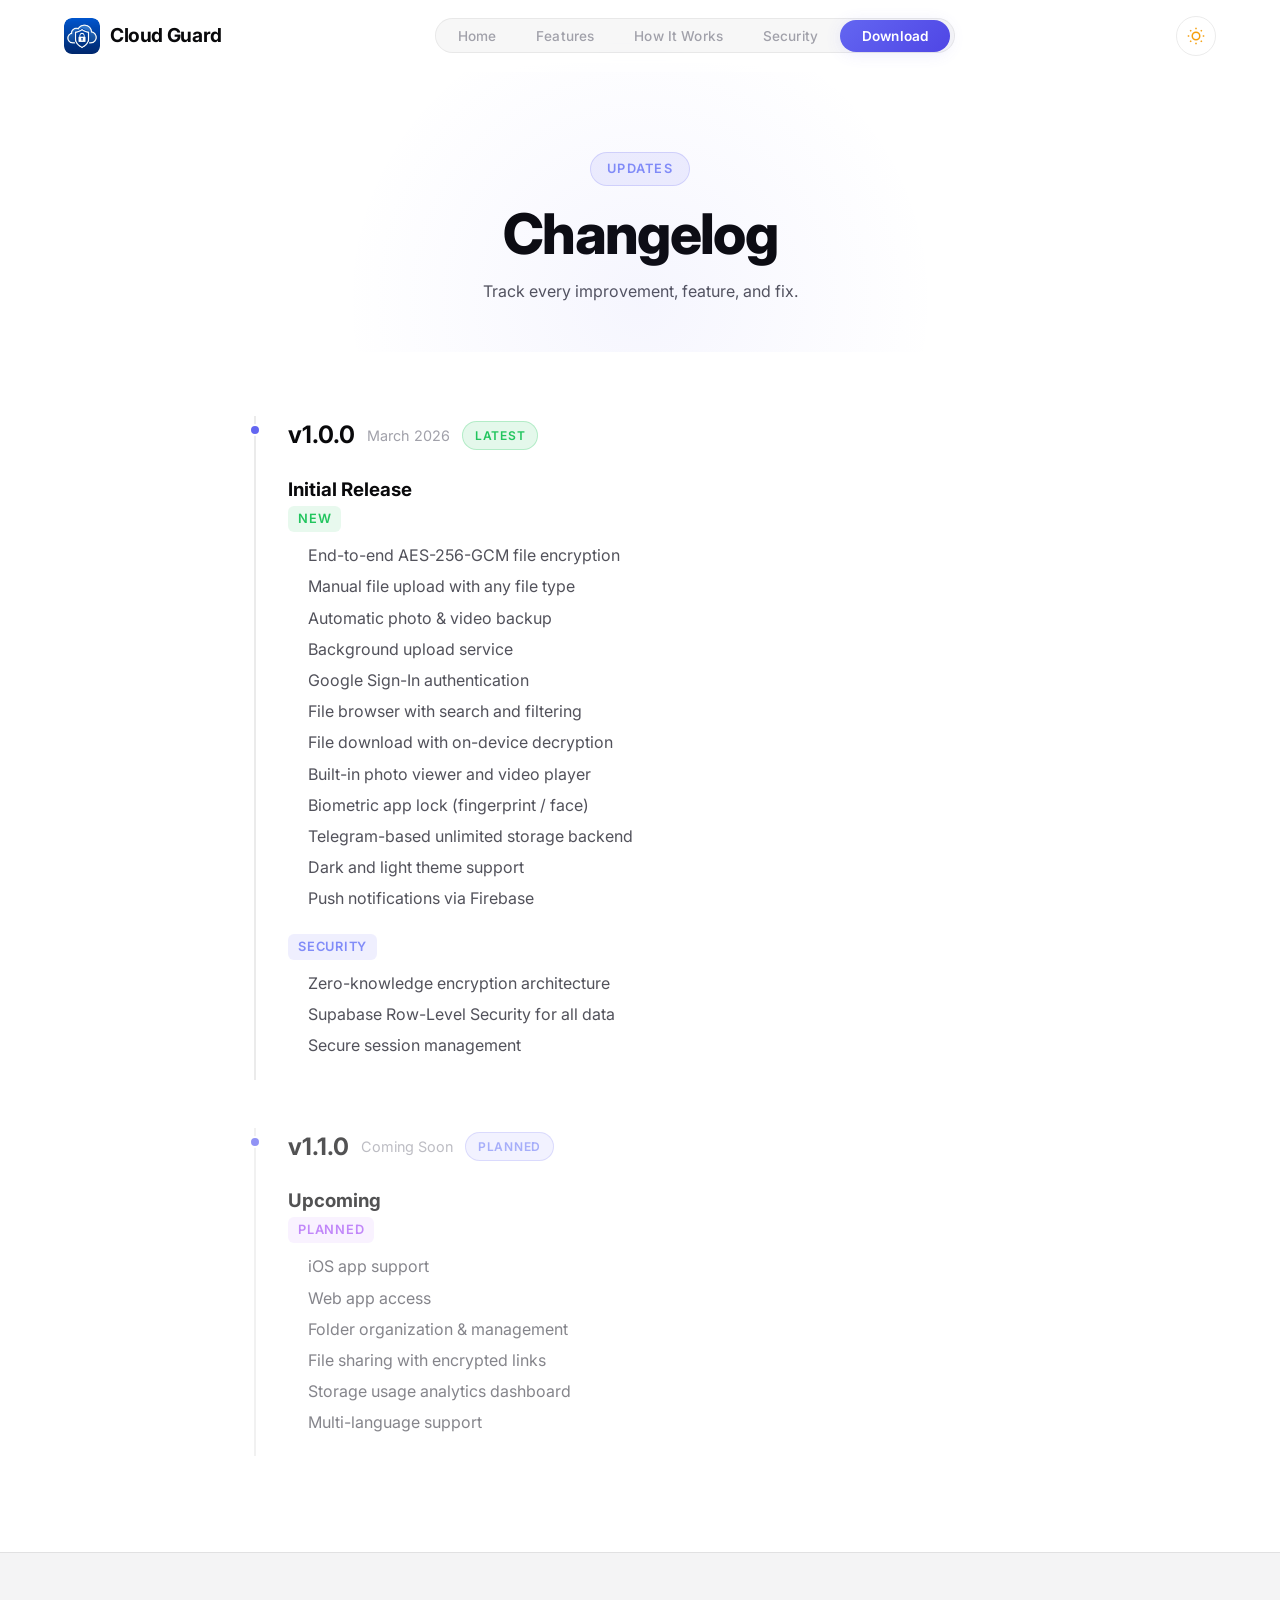
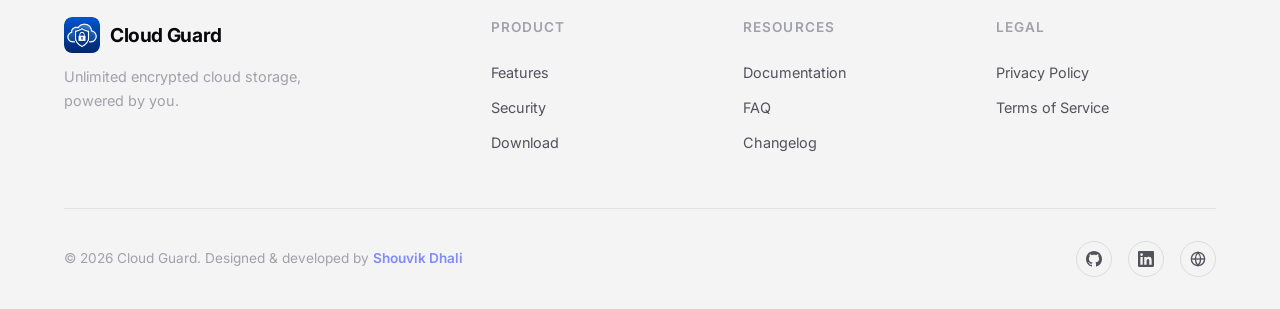
<file: changelog.html>
<!DOCTYPE html>
<html lang="en">
<head>
  <meta charset="UTF-8" />
  <meta name="viewport" content="width=device-width, initial-scale=1.0, viewport-fit=cover" />
  <title>Changelog — Cloud Guard</title>
  <meta name="description" content="Cloud Guard changelog — see what's new, improved, and fixed in every release." />
  <meta name="author" content="Shouvik Dhali" />
  <meta name="robots" content="index, follow" />
  <meta name="theme-color" content="#09090b" />
  <link rel="preconnect" href="https://fonts.googleapis.com" />
  <link rel="preconnect" href="https://fonts.gstatic.com" crossorigin />
  <link href="https://fonts.googleapis.com/css2?family=Inter:wght@300;400;500;600;700;800;900&display=swap" rel="stylesheet" />
  <link rel="icon" type="image/png" href="assets/favicon.png" />
  <link rel="manifest" href="manifest.json" />
  <link rel="stylesheet" href="css/style.css" />
  <link rel="stylesheet" href="css/pages.css" />
</head>
<body>
  <!-- Preloader -->
  <div class="preloader" id="preloader">
    <div class="preloader-spinner">
      <img src="assets/logo.png" alt="" class="preloader-logo" />
      <div class="preloader-ring"></div>
    </div>
  </div>

  <!-- Skip to content -->
  <a href="#main-content" class="skip-link">Skip to main content</a>

  <noscript>
    <div style="background:#6366f1;color:#fff;padding:12px;text-align:center;font-family:sans-serif;">
      This website requires JavaScript for full functionality. Please enable JavaScript to continue.
    </div>
  </noscript>

  <header>
  <nav class="navbar scrolled" id="navbar" role="navigation" aria-label="Main navigation">
    <div class="container nav-container">
      <a href="index.html" class="nav-logo">
        <img src="assets/logo.png" alt="Cloud Guard" class="logo-img" />
        <span>Cloud Guard</span>
      </a>
      <ul class="nav-links" id="navLinks">
        <li><a href="index.html#hero">Home</a></li>
        <li><a href="index.html#features">Features</a></li>
        <li><a href="index.html#how-it-works">How It Works</a></li>
        <li><a href="index.html#security">Security</a></li>
        <li><a href="index.html#download" class="nav-cta">Download</a></li>
      </ul>
      <button class="theme-toggle" id="themeToggle" aria-label="Toggle theme">
        <svg class="theme-icon sun-icon" viewBox="0 0 24 24" fill="none" stroke="currentColor" stroke-width="2"><circle cx="12" cy="12" r="5"/><line x1="12" y1="1" x2="12" y2="3"/><line x1="12" y1="21" x2="12" y2="23"/><line x1="4.22" y1="4.22" x2="5.64" y2="5.64"/><line x1="18.36" y1="18.36" x2="19.78" y2="19.78"/><line x1="1" y1="12" x2="3" y2="12"/><line x1="21" y1="12" x2="23" y2="12"/><line x1="4.22" y1="19.78" x2="5.64" y2="18.36"/><line x1="18.36" y1="5.64" x2="19.78" y2="4.22"/></svg>
        <svg class="theme-icon moon-icon" viewBox="0 0 24 24" fill="none" stroke="currentColor" stroke-width="2"><path d="M21 12.79A9 9 0 1 1 11.21 3 7 7 0 0 0 21 12.79z"/></svg>
      </button>
      <button class="nav-toggle" id="navToggle" aria-label="Toggle navigation">
        <span></span><span></span><span></span>
      </button>
    </div>
  </nav>
  </header>

  <main id="main-content">
  <section class="page-hero">
    <div class="container">
      <span class="section-tag">Updates</span>
      <h1 class="page-title">Changelog</h1>
      <p class="page-subtitle">Track every improvement, feature, and fix.</p>
    </div>
  </section>

  <section class="page-content">
    <div class="container content-container">

      <div class="changelog-timeline">

        <article class="changelog-entry">
          <div class="changelog-header">
            <span class="changelog-version">v1.0.0</span>
            <span class="changelog-date">March 2026</span>
            <span class="changelog-badge badge-latest">Latest</span>
          </div>
          <h3>Initial Release</h3>
          <div class="changelog-changes">
            <div class="change-group">
              <h4 class="change-type type-new">New</h4>
              <ul>
                <li>End-to-end AES-256-GCM file encryption</li>
                <li>Manual file upload with any file type</li>
                <li>Automatic photo & video backup</li>
                <li>Background upload service</li>
                <li>Google Sign-In authentication</li>
                <li>File browser with search and filtering</li>
                <li>File download with on-device decryption</li>
                <li>Built-in photo viewer and video player</li>
                <li>Biometric app lock (fingerprint / face)</li>
                <li>Telegram-based unlimited storage backend</li>
                <li>Dark and light theme support</li>
                <li>Push notifications via Firebase</li>
              </ul>
            </div>
            <div class="change-group">
              <h4 class="change-type type-security">Security</h4>
              <ul>
                <li>Zero-knowledge encryption architecture</li>
                <li>Supabase Row-Level Security for all data</li>
                <li>Secure session management</li>
              </ul>
            </div>
          </div>
        </article>

        <article class="changelog-entry changelog-upcoming">
          <div class="changelog-header">
            <span class="changelog-version">v1.1.0</span>
            <span class="changelog-date">Coming Soon</span>
            <span class="changelog-badge badge-upcoming">Planned</span>
          </div>
          <h3>Upcoming</h3>
          <div class="changelog-changes">
            <div class="change-group">
              <h4 class="change-type type-planned">Planned</h4>
              <ul>
                <li>iOS app support</li>
                <li>Web app access</li>
                <li>Folder organization & management</li>
                <li>File sharing with encrypted links</li>
                <li>Storage usage analytics dashboard</li>
                <li>Multi-language support</li>
              </ul>
            </div>
          </div>
        </article>

      </div>

    </div>
  </section>
  </main>

  <footer class="footer" role="contentinfo">
    <div class="container">
      <div class="footer-content">
        <div class="footer-brand">
          <a href="index.html" class="nav-logo">
            <img src="assets/logo.png" alt="Cloud Guard" class="logo-img" loading="lazy" />
            <span>Cloud Guard</span>
          </a>
          <p class="footer-desc">Unlimited encrypted cloud storage, powered by you.</p>
        </div>
        <div class="footer-links-grid">
          <div class="footer-col">
            <h4>Product</h4>
            <a href="index.html#features">Features</a>
            <a href="index.html#security">Security</a>
            <a href="index.html#download">Download</a>
          </div>
          <div class="footer-col">
            <h4>Resources</h4>
            <a href="docs.html">Documentation</a>
            <a href="faq.html">FAQ</a>
            <a href="changelog.html">Changelog</a>
          </div>
          <div class="footer-col">
            <h4>Legal</h4>
            <a href="privacy.html">Privacy Policy</a>
            <a href="terms.html">Terms of Service</a>
          </div>
        </div>
      </div>
      <div class="footer-bottom">
        <p>&copy; 2026 Cloud Guard. Designed &amp; developed by <a href="index.html#developer" class="dev-credit">Shouvik Dhali</a></p>
        <div class="footer-socials">
          <a href="https://github.com/shouvikofficial" target="_blank" rel="noopener" aria-label="GitHub">
            <svg viewBox="0 0 24 24" fill="currentColor"><path d="M12 0c-6.626 0-12 5.373-12 12 0 5.302 3.438 9.8 8.207 11.387.599.111.793-.261.793-.577v-2.234c-3.338.726-4.033-1.416-4.033-1.416-.546-1.387-1.333-1.756-1.333-1.756-1.089-.745.083-.729.083-.729 1.205.084 1.839 1.237 1.839 1.237 1.07 1.834 2.807 1.304 3.492.997.107-.775.418-1.305.762-1.604-2.665-.305-5.467-1.334-5.467-5.931 0-1.311.469-2.381 1.236-3.221-.124-.303-.535-1.524.117-3.176 0 0 1.008-.322 3.301 1.23.957-.266 1.983-.399 3.003-.404 1.02.005 2.047.138 3.006.404 2.291-1.552 3.297-1.23 3.297-1.23.653 1.653.242 2.874.118 3.176.77.84 1.235 1.911 1.235 3.221 0 4.609-2.807 5.624-5.479 5.921.43.372.823 1.102.823 2.222v3.293c0 .319.192.694.801.576 4.765-1.589 8.199-6.086 8.199-11.386 0-6.627-5.373-12-12-12z"/></svg>
          </a>
          <a href="https://www.linkedin.com/in/mehshouvik420" target="_blank" rel="noopener" aria-label="LinkedIn">
            <svg viewBox="0 0 24 24" fill="currentColor"><path d="M20.447 20.452h-3.554v-5.569c0-1.328-.027-3.037-1.852-3.037-1.853 0-2.136 1.445-2.136 2.939v5.667H9.351V9h3.414v1.561h.046c.477-.9 1.637-1.85 3.37-1.85 3.601 0 4.267 2.37 4.267 5.455v6.286zM5.337 7.433a2.062 2.062 0 0 1-2.063-2.065 2.064 2.064 0 1 1 2.063 2.065zm1.782 13.019H3.555V9h3.564v11.452zM22.225 0H1.771C.792 0 0 .774 0 1.729v20.542C0 23.227.792 24 1.771 24h20.451C23.2 24 24 23.227 24 22.271V1.729C24 .774 23.2 0 22.222 0h.003z"/></svg>
          </a>
          <a href="https://www.shouvikdhali.me/" target="_blank" rel="noopener" aria-label="Portfolio">
            <svg viewBox="0 0 24 24" fill="none" stroke="currentColor" stroke-width="2"><circle cx="12" cy="12" r="10"/><line x1="2" y1="12" x2="22" y2="12"/><path d="M12 2a15.3 15.3 0 0 1 4 10 15.3 15.3 0 0 1-4 10 15.3 15.3 0 0 1-4-10 15.3 15.3 0 0 1 4-10z"/></svg>
          </a>
        </div>
      </div>
    </div>
  </footer>

  <script src="js/main.js"></script>

  <button class="scroll-to-top" id="scrollToTop" aria-label="Scroll to top">
    <svg viewBox="0 0 24 24" fill="none" stroke="currentColor" stroke-width="2.5"><polyline points="18 15 12 9 6 15"/></svg>
  </button>
</body>
</html>
</file>
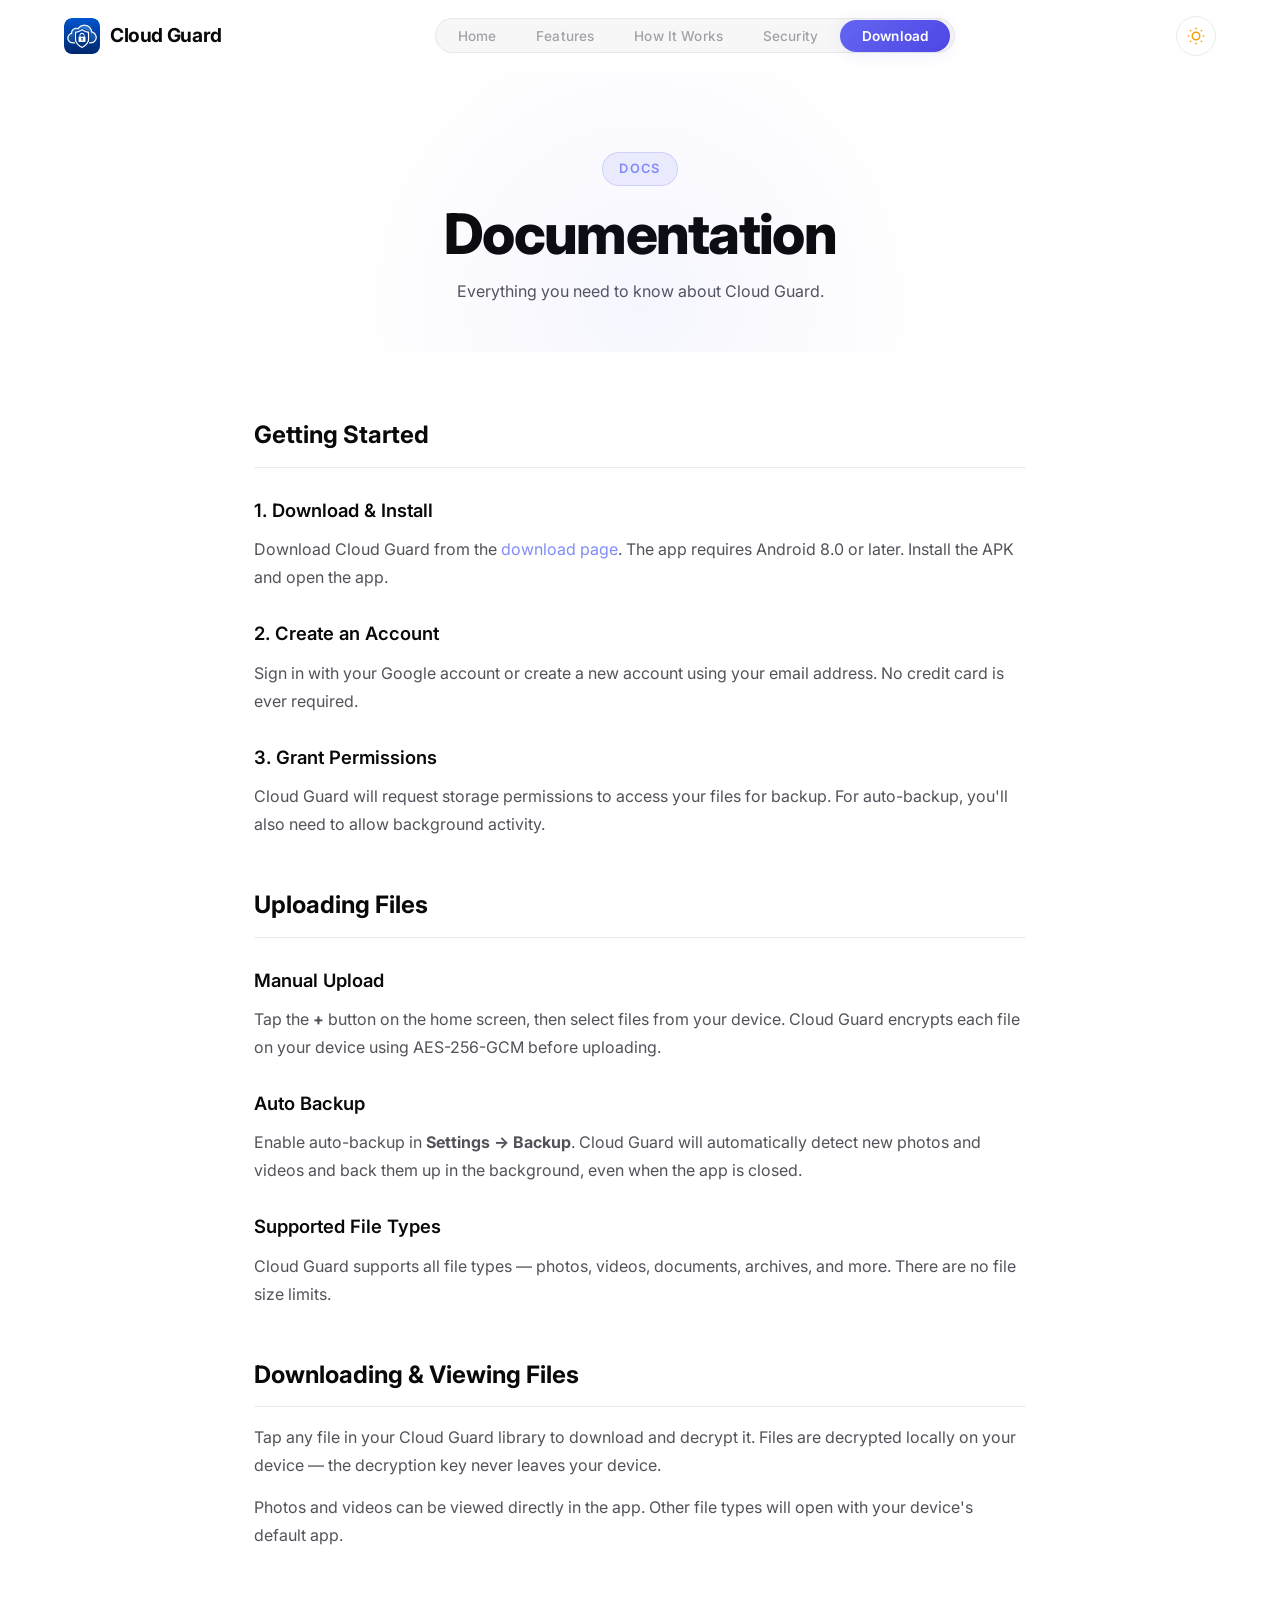
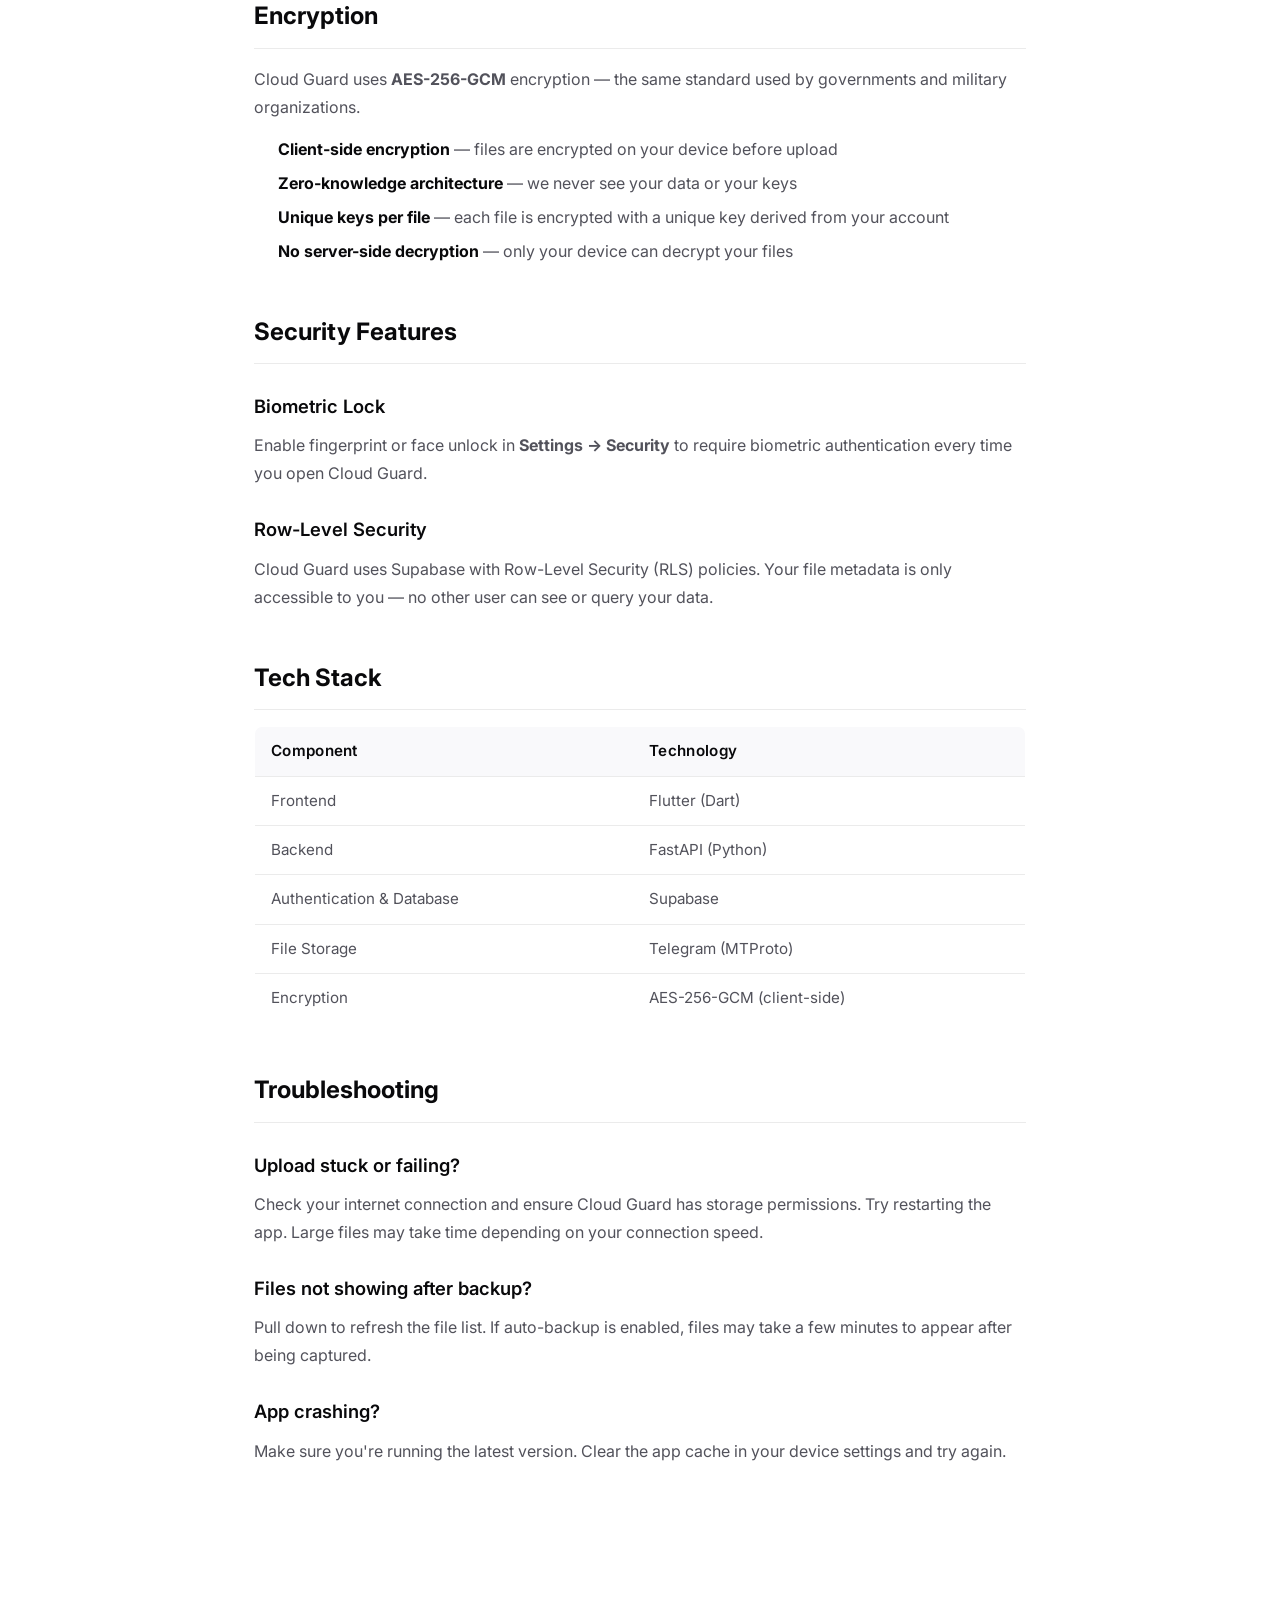
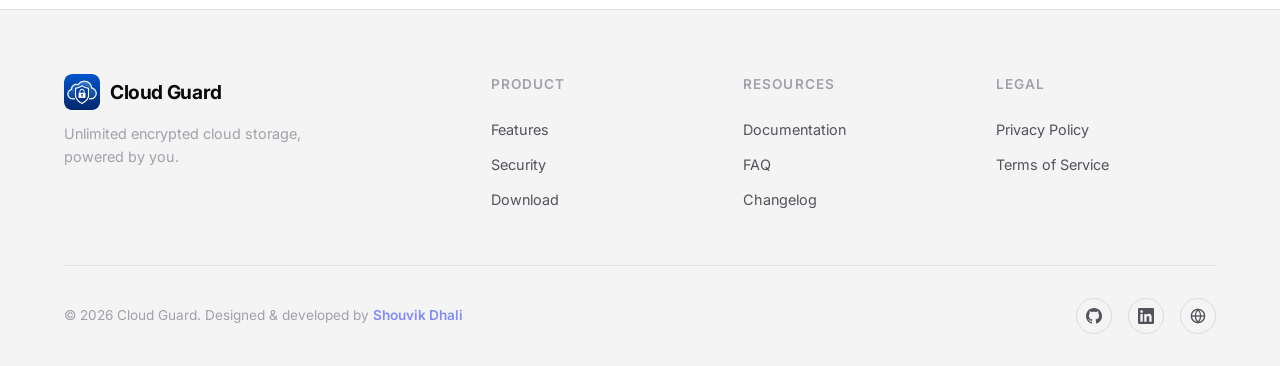
<file: docs.html>
<!DOCTYPE html>
<html lang="en">
<head>
  <meta charset="UTF-8" />
  <meta name="viewport" content="width=device-width, initial-scale=1.0, viewport-fit=cover" />
  <title>Documentation — Cloud Guard</title>
  <meta name="description" content="Cloud Guard documentation — learn how to set up, use, and get the most out of Cloud Guard's encrypted cloud storage." />
  <meta name="author" content="Shouvik Dhali" />
  <meta name="robots" content="index, follow" />
  <meta name="theme-color" content="#09090b" />
  <link rel="preconnect" href="https://fonts.googleapis.com" />
  <link rel="preconnect" href="https://fonts.gstatic.com" crossorigin />
  <link href="https://fonts.googleapis.com/css2?family=Inter:wght@300;400;500;600;700;800;900&display=swap" rel="stylesheet" />
  <link rel="icon" type="image/png" href="assets/favicon.png" />
  <link rel="manifest" href="manifest.json" />
  <link rel="stylesheet" href="css/style.css" />
  <link rel="stylesheet" href="css/pages.css" />
</head>
<body>
  <!-- Preloader -->
  <div class="preloader" id="preloader">
    <div class="preloader-spinner">
      <img src="assets/logo.png" alt="" class="preloader-logo" />
      <div class="preloader-ring"></div>
    </div>
  </div>

  <!-- Skip to content -->
  <a href="#main-content" class="skip-link">Skip to main content</a>

  <noscript>
    <div style="background:#6366f1;color:#fff;padding:12px;text-align:center;font-family:sans-serif;">
      This website requires JavaScript for full functionality. Please enable JavaScript to continue.
    </div>
  </noscript>

  <!-- NAV -->
  <header>
  <nav class="navbar scrolled" id="navbar" role="navigation" aria-label="Main navigation">
    <div class="container nav-container">
      <a href="index.html" class="nav-logo">
        <img src="assets/logo.png" alt="Cloud Guard" class="logo-img" />
        <span>Cloud Guard</span>
      </a>
      <ul class="nav-links" id="navLinks">
        <li><a href="index.html#hero">Home</a></li>
        <li><a href="index.html#features">Features</a></li>
        <li><a href="index.html#how-it-works">How It Works</a></li>
        <li><a href="index.html#security">Security</a></li>
        <li><a href="index.html#download" class="nav-cta">Download</a></li>
      </ul>
      <button class="theme-toggle" id="themeToggle" aria-label="Toggle theme">
        <svg class="theme-icon sun-icon" viewBox="0 0 24 24" fill="none" stroke="currentColor" stroke-width="2"><circle cx="12" cy="12" r="5"/><line x1="12" y1="1" x2="12" y2="3"/><line x1="12" y1="21" x2="12" y2="23"/><line x1="4.22" y1="4.22" x2="5.64" y2="5.64"/><line x1="18.36" y1="18.36" x2="19.78" y2="19.78"/><line x1="1" y1="12" x2="3" y2="12"/><line x1="21" y1="12" x2="23" y2="12"/><line x1="4.22" y1="19.78" x2="5.64" y2="18.36"/><line x1="18.36" y1="5.64" x2="19.78" y2="4.22"/></svg>
        <svg class="theme-icon moon-icon" viewBox="0 0 24 24" fill="none" stroke="currentColor" stroke-width="2"><path d="M21 12.79A9 9 0 1 1 11.21 3 7 7 0 0 0 21 12.79z"/></svg>
      </button>
      <button class="nav-toggle" id="navToggle" aria-label="Toggle navigation">
        <span></span><span></span><span></span>
      </button>
    </div>
  </nav>
  </header>

  <main id="main-content">
  <section class="page-hero">
    <div class="container">
      <span class="section-tag">Docs</span>
      <h1 class="page-title">Documentation</h1>
      <p class="page-subtitle">Everything you need to know about Cloud Guard.</p>
    </div>
  </section>

  <section class="page-content">
    <div class="container content-container">

      <article class="doc-section" id="getting-started">
        <h2>Getting Started</h2>
        <h3>1. Download & Install</h3>
        <p>Download Cloud Guard from the <a href="index.html#download">download page</a>. The app requires Android 8.0 or later. Install the APK and open the app.</p>

        <h3>2. Create an Account</h3>
        <p>Sign in with your Google account or create a new account using your email address. No credit card is ever required.</p>

        <h3>3. Grant Permissions</h3>
        <p>Cloud Guard will request storage permissions to access your files for backup. For auto-backup, you'll also need to allow background activity.</p>
      </article>

      <article class="doc-section" id="uploading">
        <h2>Uploading Files</h2>
        <h3>Manual Upload</h3>
        <p>Tap the <strong>+</strong> button on the home screen, then select files from your device. Cloud Guard encrypts each file on your device using AES-256-GCM before uploading.</p>

        <h3>Auto Backup</h3>
        <p>Enable auto-backup in <strong>Settings → Backup</strong>. Cloud Guard will automatically detect new photos and videos and back them up in the background, even when the app is closed.</p>

        <h3>Supported File Types</h3>
        <p>Cloud Guard supports all file types — photos, videos, documents, archives, and more. There are no file size limits.</p>
      </article>

      <article class="doc-section" id="downloading">
        <h2>Downloading & Viewing Files</h2>
        <p>Tap any file in your Cloud Guard library to download and decrypt it. Files are decrypted locally on your device — the decryption key never leaves your device.</p>
        <p>Photos and videos can be viewed directly in the app. Other file types will open with your device's default app.</p>
      </article>

      <article class="doc-section" id="encryption">
        <h2>Encryption</h2>
        <p>Cloud Guard uses <strong>AES-256-GCM</strong> encryption — the same standard used by governments and military organizations.</p>
        <ul>
          <li><strong>Client-side encryption</strong> — files are encrypted on your device before upload</li>
          <li><strong>Zero-knowledge architecture</strong> — we never see your data or your keys</li>
          <li><strong>Unique keys per file</strong> — each file is encrypted with a unique key derived from your account</li>
          <li><strong>No server-side decryption</strong> — only your device can decrypt your files</li>
        </ul>
      </article>

      <article class="doc-section" id="security-features">
        <h2>Security Features</h2>
        <h3>Biometric Lock</h3>
        <p>Enable fingerprint or face unlock in <strong>Settings → Security</strong> to require biometric authentication every time you open Cloud Guard.</p>

        <h3>Row-Level Security</h3>
        <p>Cloud Guard uses Supabase with Row-Level Security (RLS) policies. Your file metadata is only accessible to you — no other user can see or query your data.</p>
      </article>

      <article class="doc-section" id="tech-stack">
        <h2>Tech Stack</h2>
        <table class="doc-table">
          <thead>
            <tr><th>Component</th><th>Technology</th></tr>
          </thead>
          <tbody>
            <tr><td>Frontend</td><td>Flutter (Dart)</td></tr>
            <tr><td>Backend</td><td>FastAPI (Python)</td></tr>
            <tr><td>Authentication & Database</td><td>Supabase</td></tr>
            <tr><td>File Storage</td><td>Telegram (MTProto)</td></tr>
            <tr><td>Encryption</td><td>AES-256-GCM (client-side)</td></tr>
          </tbody>
        </table>
      </article>

      <article class="doc-section" id="troubleshooting">
        <h2>Troubleshooting</h2>
        <h3>Upload stuck or failing?</h3>
        <p>Check your internet connection and ensure Cloud Guard has storage permissions. Try restarting the app. Large files may take time depending on your connection speed.</p>

        <h3>Files not showing after backup?</h3>
        <p>Pull down to refresh the file list. If auto-backup is enabled, files may take a few minutes to appear after being captured.</p>

        <h3>App crashing?</h3>
        <p>Make sure you're running the latest version. Clear the app cache in your device settings and try again.</p>
      </article>

    </div>
  </section>
  </main>

  <footer class="footer" role="contentinfo">
    <div class="container">
      <div class="footer-content">
        <div class="footer-brand">
          <a href="index.html" class="nav-logo">
            <img src="assets/logo.png" alt="Cloud Guard" class="logo-img" loading="lazy" />
            <span>Cloud Guard</span>
          </a>
          <p class="footer-desc">Unlimited encrypted cloud storage, powered by you.</p>
        </div>
        <div class="footer-links-grid">
          <div class="footer-col">
            <h4>Product</h4>
            <a href="index.html#features">Features</a>
            <a href="index.html#security">Security</a>
            <a href="index.html#download">Download</a>
          </div>
          <div class="footer-col">
            <h4>Resources</h4>
            <a href="docs.html">Documentation</a>
            <a href="faq.html">FAQ</a>
            <a href="changelog.html">Changelog</a>
          </div>
          <div class="footer-col">
            <h4>Legal</h4>
            <a href="privacy.html">Privacy Policy</a>
            <a href="terms.html">Terms of Service</a>
          </div>
        </div>
      </div>
      <div class="footer-bottom">
        <p>&copy; 2026 Cloud Guard. Designed &amp; developed by <a href="index.html#developer" class="dev-credit">Shouvik Dhali</a></p>
        <div class="footer-socials">
          <a href="https://github.com/shouvikofficial" target="_blank" rel="noopener" aria-label="GitHub">
            <svg viewBox="0 0 24 24" fill="currentColor"><path d="M12 0c-6.626 0-12 5.373-12 12 0 5.302 3.438 9.8 8.207 11.387.599.111.793-.261.793-.577v-2.234c-3.338.726-4.033-1.416-4.033-1.416-.546-1.387-1.333-1.756-1.333-1.756-1.089-.745.083-.729.083-.729 1.205.084 1.839 1.237 1.839 1.237 1.07 1.834 2.807 1.304 3.492.997.107-.775.418-1.305.762-1.604-2.665-.305-5.467-1.334-5.467-5.931 0-1.311.469-2.381 1.236-3.221-.124-.303-.535-1.524.117-3.176 0 0 1.008-.322 3.301 1.23.957-.266 1.983-.399 3.003-.404 1.02.005 2.047.138 3.006.404 2.291-1.552 3.297-1.23 3.297-1.23.653 1.653.242 2.874.118 3.176.77.84 1.235 1.911 1.235 3.221 0 4.609-2.807 5.624-5.479 5.921.43.372.823 1.102.823 2.222v3.293c0 .319.192.694.801.576 4.765-1.589 8.199-6.086 8.199-11.386 0-6.627-5.373-12-12-12z"/></svg>
          </a>
          <a href="https://www.linkedin.com/in/mehshouvik420" target="_blank" rel="noopener" aria-label="LinkedIn">
            <svg viewBox="0 0 24 24" fill="currentColor"><path d="M20.447 20.452h-3.554v-5.569c0-1.328-.027-3.037-1.852-3.037-1.853 0-2.136 1.445-2.136 2.939v5.667H9.351V9h3.414v1.561h.046c.477-.9 1.637-1.85 3.37-1.85 3.601 0 4.267 2.37 4.267 5.455v6.286zM5.337 7.433a2.062 2.062 0 0 1-2.063-2.065 2.064 2.064 0 1 1 2.063 2.065zm1.782 13.019H3.555V9h3.564v11.452zM22.225 0H1.771C.792 0 0 .774 0 1.729v20.542C0 23.227.792 24 1.771 24h20.451C23.2 24 24 23.227 24 22.271V1.729C24 .774 23.2 0 22.222 0h.003z"/></svg>
          </a>
          <a href="https://www.shouvikdhali.me/" target="_blank" rel="noopener" aria-label="Portfolio">
            <svg viewBox="0 0 24 24" fill="none" stroke="currentColor" stroke-width="2"><circle cx="12" cy="12" r="10"/><line x1="2" y1="12" x2="22" y2="12"/><path d="M12 2a15.3 15.3 0 0 1 4 10 15.3 15.3 0 0 1-4 10 15.3 15.3 0 0 1-4-10 15.3 15.3 0 0 1 4-10z"/></svg>
          </a>
        </div>
      </div>
    </div>
  </footer>

  <script src="js/main.js"></script>

  <button class="scroll-to-top" id="scrollToTop" aria-label="Scroll to top">
    <svg viewBox="0 0 24 24" fill="none" stroke="currentColor" stroke-width="2.5"><polyline points="18 15 12 9 6 15"/></svg>
  </button>
</body>
</html>
</file>
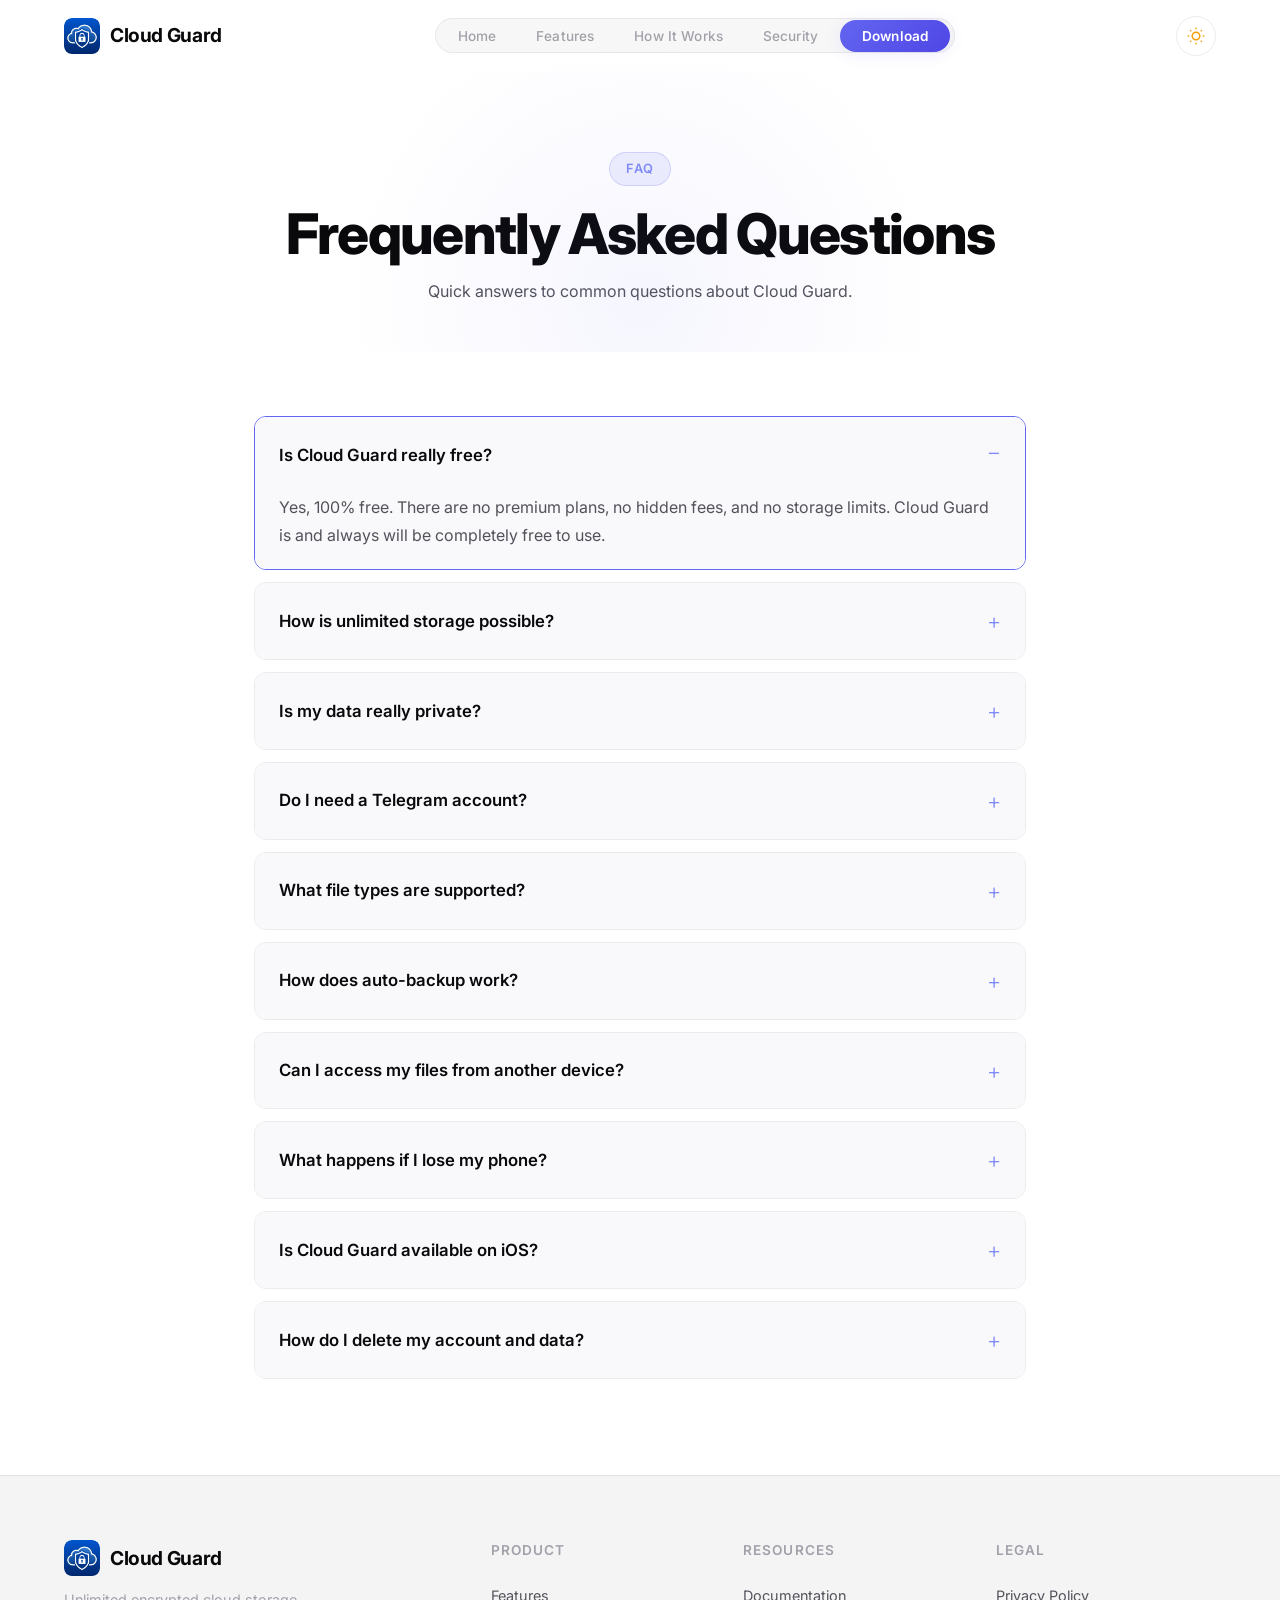
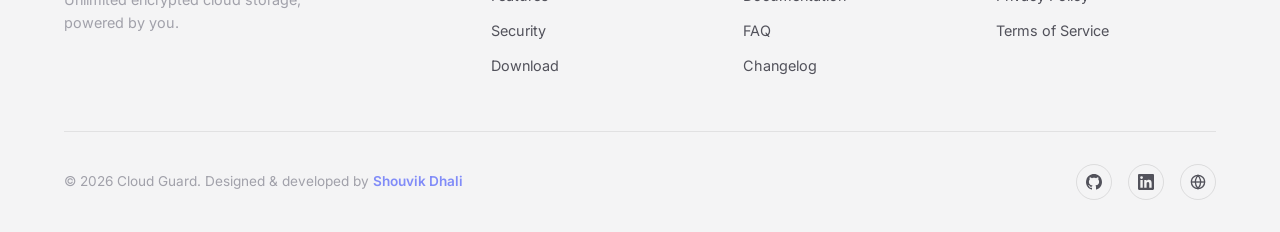
<file: faq.html>
<!DOCTYPE html>
<html lang="en">
<head>
  <meta charset="UTF-8" />
  <meta name="viewport" content="width=device-width, initial-scale=1.0, viewport-fit=cover" />
  <title>FAQ — Cloud Guard</title>
  <meta name="description" content="Frequently asked questions about Cloud Guard — answers about storage limits, encryption, pricing, backups, and more." />
  <meta name="author" content="Shouvik Dhali" />
  <meta name="robots" content="index, follow" />
  <meta name="theme-color" content="#09090b" />
  <link rel="preconnect" href="https://fonts.googleapis.com" />
  <link rel="preconnect" href="https://fonts.gstatic.com" crossorigin />
  <link href="https://fonts.googleapis.com/css2?family=Inter:wght@300;400;500;600;700;800;900&display=swap" rel="stylesheet" />
  <link rel="icon" type="image/png" href="assets/favicon.png" />
  <link rel="manifest" href="manifest.json" />
  <link rel="stylesheet" href="css/style.css" />
  <link rel="stylesheet" href="css/pages.css" />
</head>
<body>
  <!-- Preloader -->
  <div class="preloader" id="preloader">
    <div class="preloader-spinner">
      <img src="assets/logo.png" alt="" class="preloader-logo" />
      <div class="preloader-ring"></div>
    </div>
  </div>

  <!-- Skip to content -->
  <a href="#main-content" class="skip-link">Skip to main content</a>

  <noscript>
    <div style="background:#6366f1;color:#fff;padding:12px;text-align:center;font-family:sans-serif;">
      This website requires JavaScript for full functionality. Please enable JavaScript to continue.
    </div>
  </noscript>

  <header>
  <nav class="navbar scrolled" id="navbar" role="navigation" aria-label="Main navigation">
    <div class="container nav-container">
      <a href="index.html" class="nav-logo">
        <img src="assets/logo.png" alt="Cloud Guard" class="logo-img" />
        <span>Cloud Guard</span>
      </a>
      <ul class="nav-links" id="navLinks">
        <li><a href="index.html#hero">Home</a></li>
        <li><a href="index.html#features">Features</a></li>
        <li><a href="index.html#how-it-works">How It Works</a></li>
        <li><a href="index.html#security">Security</a></li>
        <li><a href="index.html#download" class="nav-cta">Download</a></li>
      </ul>
      <button class="theme-toggle" id="themeToggle" aria-label="Toggle theme">
        <svg class="theme-icon sun-icon" viewBox="0 0 24 24" fill="none" stroke="currentColor" stroke-width="2"><circle cx="12" cy="12" r="5"/><line x1="12" y1="1" x2="12" y2="3"/><line x1="12" y1="21" x2="12" y2="23"/><line x1="4.22" y1="4.22" x2="5.64" y2="5.64"/><line x1="18.36" y1="18.36" x2="19.78" y2="19.78"/><line x1="1" y1="12" x2="3" y2="12"/><line x1="21" y1="12" x2="23" y2="12"/><line x1="4.22" y1="19.78" x2="5.64" y2="18.36"/><line x1="18.36" y1="5.64" x2="19.78" y2="4.22"/></svg>
        <svg class="theme-icon moon-icon" viewBox="0 0 24 24" fill="none" stroke="currentColor" stroke-width="2"><path d="M21 12.79A9 9 0 1 1 11.21 3 7 7 0 0 0 21 12.79z"/></svg>
      </button>
      <button class="nav-toggle" id="navToggle" aria-label="Toggle navigation">
        <span></span><span></span><span></span>
      </button>
    </div>
  </nav>
  </header>

  <main id="main-content">
  <section class="page-hero">
    <div class="container">
      <span class="section-tag">FAQ</span>
      <h1 class="page-title">Frequently Asked Questions</h1>
      <p class="page-subtitle">Quick answers to common questions about Cloud Guard.</p>
    </div>
  </section>

  <section class="page-content">
    <div class="container content-container">

      <div class="faq-list">

        <details class="faq-item" open>
          <summary class="faq-question">Is Cloud Guard really free?</summary>
          <div class="faq-answer">
            <p>Yes, 100% free. There are no premium plans, no hidden fees, and no storage limits. Cloud Guard is and always will be completely free to use.</p>
          </div>
        </details>

        <details class="faq-item">
          <summary class="faq-question">How is unlimited storage possible?</summary>
          <div class="faq-answer">
            <p>Cloud Guard uses Telegram's infrastructure as the storage backend. Your encrypted files are stored in a private Telegram channel, which provides unlimited storage capacity at no cost.</p>
          </div>
        </details>

        <details class="faq-item">
          <summary class="faq-question">Is my data really private?</summary>
          <div class="faq-answer">
            <p>Absolutely. Cloud Guard uses a zero-knowledge architecture with AES-256-GCM encryption. Your files are encrypted on your device <strong>before</strong> they are uploaded. We never have access to your encryption keys or your data — nobody does except you.</p>
          </div>
        </details>

        <details class="faq-item">
          <summary class="faq-question">Do I need a Telegram account?</summary>
          <div class="faq-answer">
            <p>No. Cloud Guard handles all Telegram interactions behind the scenes through a secure backend. You only need a Cloud Guard account (Google sign-in or email).</p>
          </div>
        </details>

        <details class="faq-item">
          <summary class="faq-question">What file types are supported?</summary>
          <div class="faq-answer">
            <p>All file types are supported — photos, videos, documents, PDFs, archives, APKs, and any other file. There are no restrictions on file types or file sizes.</p>
          </div>
        </details>

        <details class="faq-item">
          <summary class="faq-question">How does auto-backup work?</summary>
          <div class="faq-answer">
            <p>When auto-backup is enabled, Cloud Guard monitors your camera roll and media folders. New photos and videos are automatically encrypted and uploaded in the background — even when the app is closed.</p>
          </div>
        </details>

        <details class="faq-item">
          <summary class="faq-question">Can I access my files from another device?</summary>
          <div class="faq-answer">
            <p>Yes. Sign in to your Cloud Guard account on any supported device and your files will be available. Files are downloaded and decrypted on-demand on the new device.</p>
          </div>
        </details>

        <details class="faq-item">
          <summary class="faq-question">What happens if I lose my phone?</summary>
          <div class="faq-answer">
            <p>Your files are safe in the cloud. Simply install Cloud Guard on a new device, sign in with the same account, and all your files will be there. Encryption keys are derived from your account credentials.</p>
          </div>
        </details>

        <details class="faq-item">
          <summary class="faq-question">Is Cloud Guard available on iOS?</summary>
          <div class="faq-answer">
            <p>Cloud Guard is currently available on Android. iOS and Web versions are in development and coming soon.</p>
          </div>
        </details>

        <details class="faq-item">
          <summary class="faq-question">How do I delete my account and data?</summary>
          <div class="faq-answer">
            <p>Go to <strong>Settings → Account → Delete Account</strong>. This will permanently delete your account and all associated encrypted files from our servers. This action cannot be undone.</p>
          </div>
        </details>

      </div>

    </div>
  </section>
  </main>

  <footer class="footer" role="contentinfo">
    <div class="container">
      <div class="footer-content">
        <div class="footer-brand">
          <a href="index.html" class="nav-logo">
            <img src="assets/logo.png" alt="Cloud Guard" class="logo-img" loading="lazy" />
            <span>Cloud Guard</span>
          </a>
          <p class="footer-desc">Unlimited encrypted cloud storage, powered by you.</p>
        </div>
        <div class="footer-links-grid">
          <div class="footer-col">
            <h4>Product</h4>
            <a href="index.html#features">Features</a>
            <a href="index.html#security">Security</a>
            <a href="index.html#download">Download</a>
          </div>
          <div class="footer-col">
            <h4>Resources</h4>
            <a href="docs.html">Documentation</a>
            <a href="faq.html">FAQ</a>
            <a href="changelog.html">Changelog</a>
          </div>
          <div class="footer-col">
            <h4>Legal</h4>
            <a href="privacy.html">Privacy Policy</a>
            <a href="terms.html">Terms of Service</a>
          </div>
        </div>
      </div>
      <div class="footer-bottom">
        <p>&copy; 2026 Cloud Guard. Designed &amp; developed by <a href="index.html#developer" class="dev-credit">Shouvik Dhali</a></p>
        <div class="footer-socials">
          <a href="https://github.com/shouvikofficial" target="_blank" rel="noopener" aria-label="GitHub">
            <svg viewBox="0 0 24 24" fill="currentColor"><path d="M12 0c-6.626 0-12 5.373-12 12 0 5.302 3.438 9.8 8.207 11.387.599.111.793-.261.793-.577v-2.234c-3.338.726-4.033-1.416-4.033-1.416-.546-1.387-1.333-1.756-1.333-1.756-1.089-.745.083-.729.083-.729 1.205.084 1.839 1.237 1.839 1.237 1.07 1.834 2.807 1.304 3.492.997.107-.775.418-1.305.762-1.604-2.665-.305-5.467-1.334-5.467-5.931 0-1.311.469-2.381 1.236-3.221-.124-.303-.535-1.524.117-3.176 0 0 1.008-.322 3.301 1.23.957-.266 1.983-.399 3.003-.404 1.02.005 2.047.138 3.006.404 2.291-1.552 3.297-1.23 3.297-1.23.653 1.653.242 2.874.118 3.176.77.84 1.235 1.911 1.235 3.221 0 4.609-2.807 5.624-5.479 5.921.43.372.823 1.102.823 2.222v3.293c0 .319.192.694.801.576 4.765-1.589 8.199-6.086 8.199-11.386 0-6.627-5.373-12-12-12z"/></svg>
          </a>
          <a href="https://www.linkedin.com/in/mehshouvik420" target="_blank" rel="noopener" aria-label="LinkedIn">
            <svg viewBox="0 0 24 24" fill="currentColor"><path d="M20.447 20.452h-3.554v-5.569c0-1.328-.027-3.037-1.852-3.037-1.853 0-2.136 1.445-2.136 2.939v5.667H9.351V9h3.414v1.561h.046c.477-.9 1.637-1.85 3.37-1.85 3.601 0 4.267 2.37 4.267 5.455v6.286zM5.337 7.433a2.062 2.062 0 0 1-2.063-2.065 2.064 2.064 0 1 1 2.063 2.065zm1.782 13.019H3.555V9h3.564v11.452zM22.225 0H1.771C.792 0 0 .774 0 1.729v20.542C0 23.227.792 24 1.771 24h20.451C23.2 24 24 23.227 24 22.271V1.729C24 .774 23.2 0 22.222 0h.003z"/></svg>
          </a>
          <a href="https://www.shouvikdhali.me/" target="_blank" rel="noopener" aria-label="Portfolio">
            <svg viewBox="0 0 24 24" fill="none" stroke="currentColor" stroke-width="2"><circle cx="12" cy="12" r="10"/><line x1="2" y1="12" x2="22" y2="12"/><path d="M12 2a15.3 15.3 0 0 1 4 10 15.3 15.3 0 0 1-4 10 15.3 15.3 0 0 1-4-10 15.3 15.3 0 0 1 4-10z"/></svg>
          </a>
        </div>
      </div>
    </div>
  </footer>

  <script src="js/main.js"></script>

  <button class="scroll-to-top" id="scrollToTop" aria-label="Scroll to top">
    <svg viewBox="0 0 24 24" fill="none" stroke="currentColor" stroke-width="2.5"><polyline points="18 15 12 9 6 15"/></svg>
  </button>
</body>
</html>
</file>
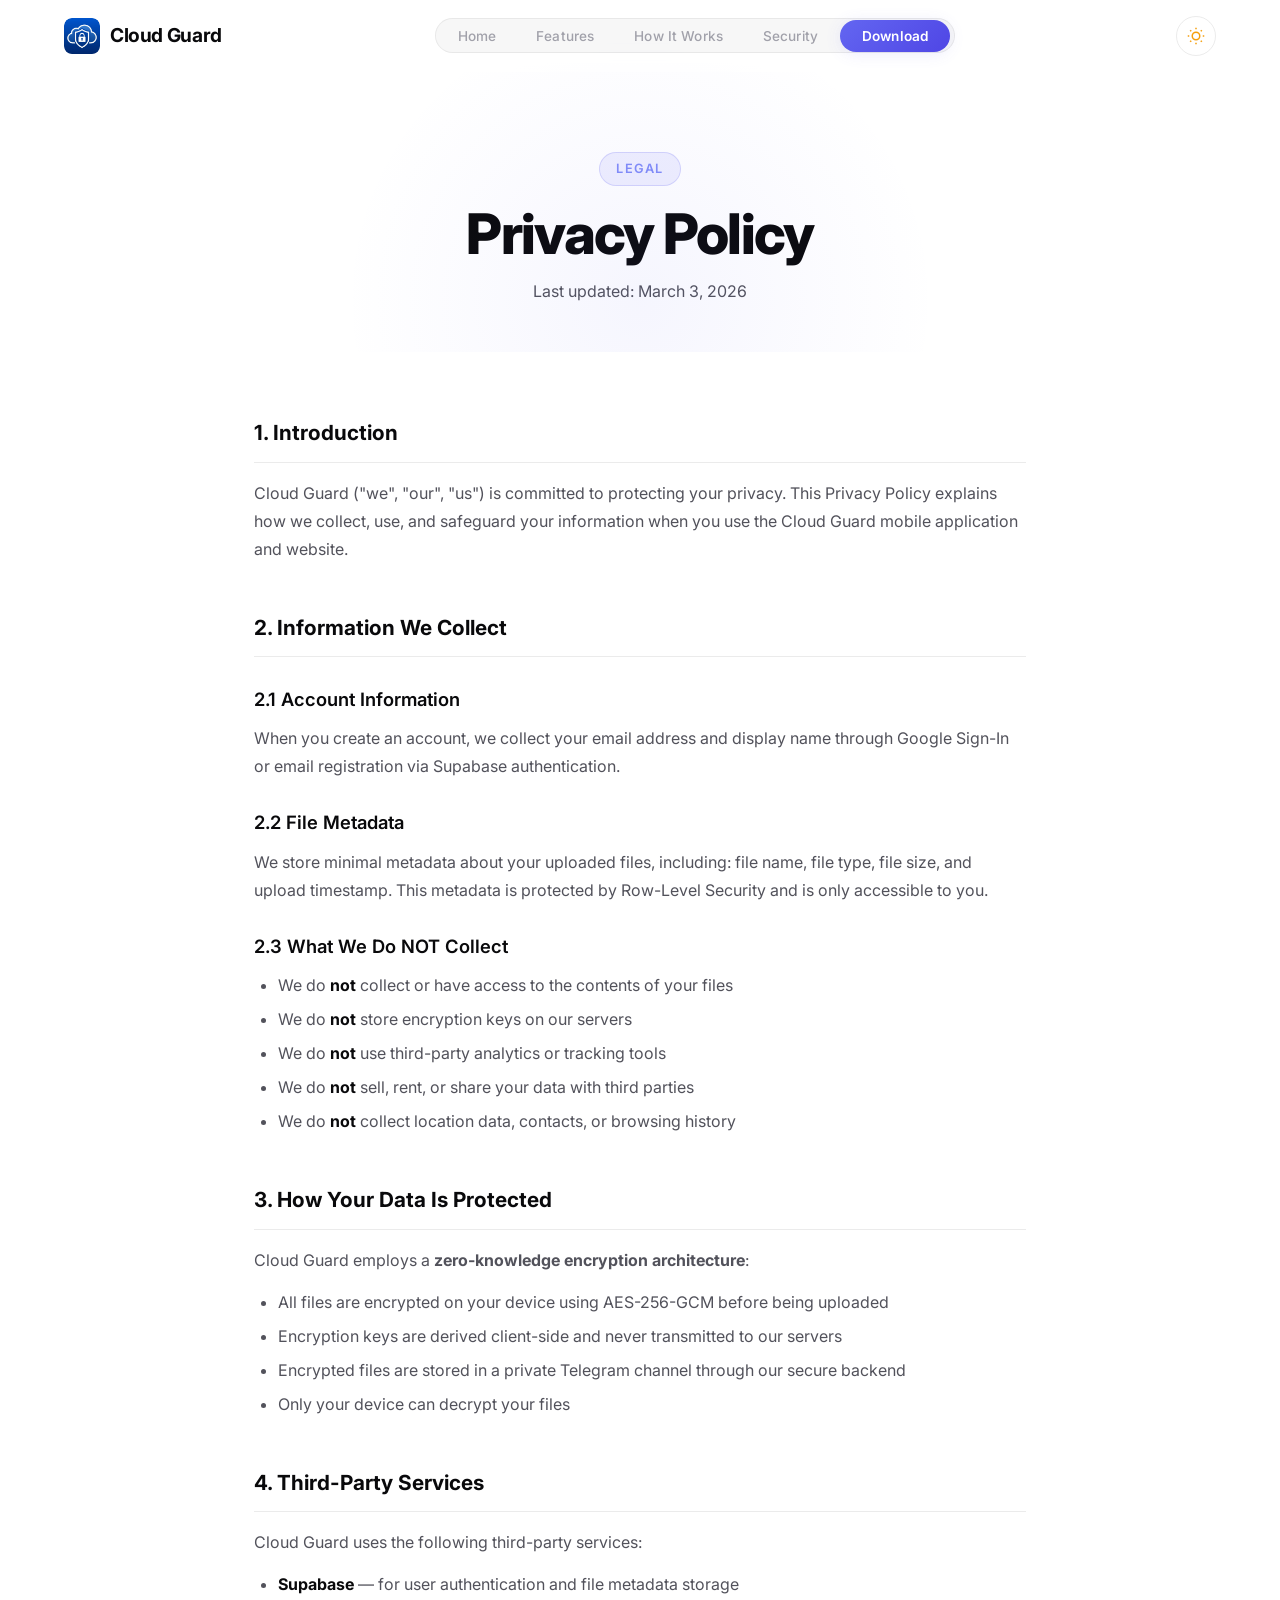
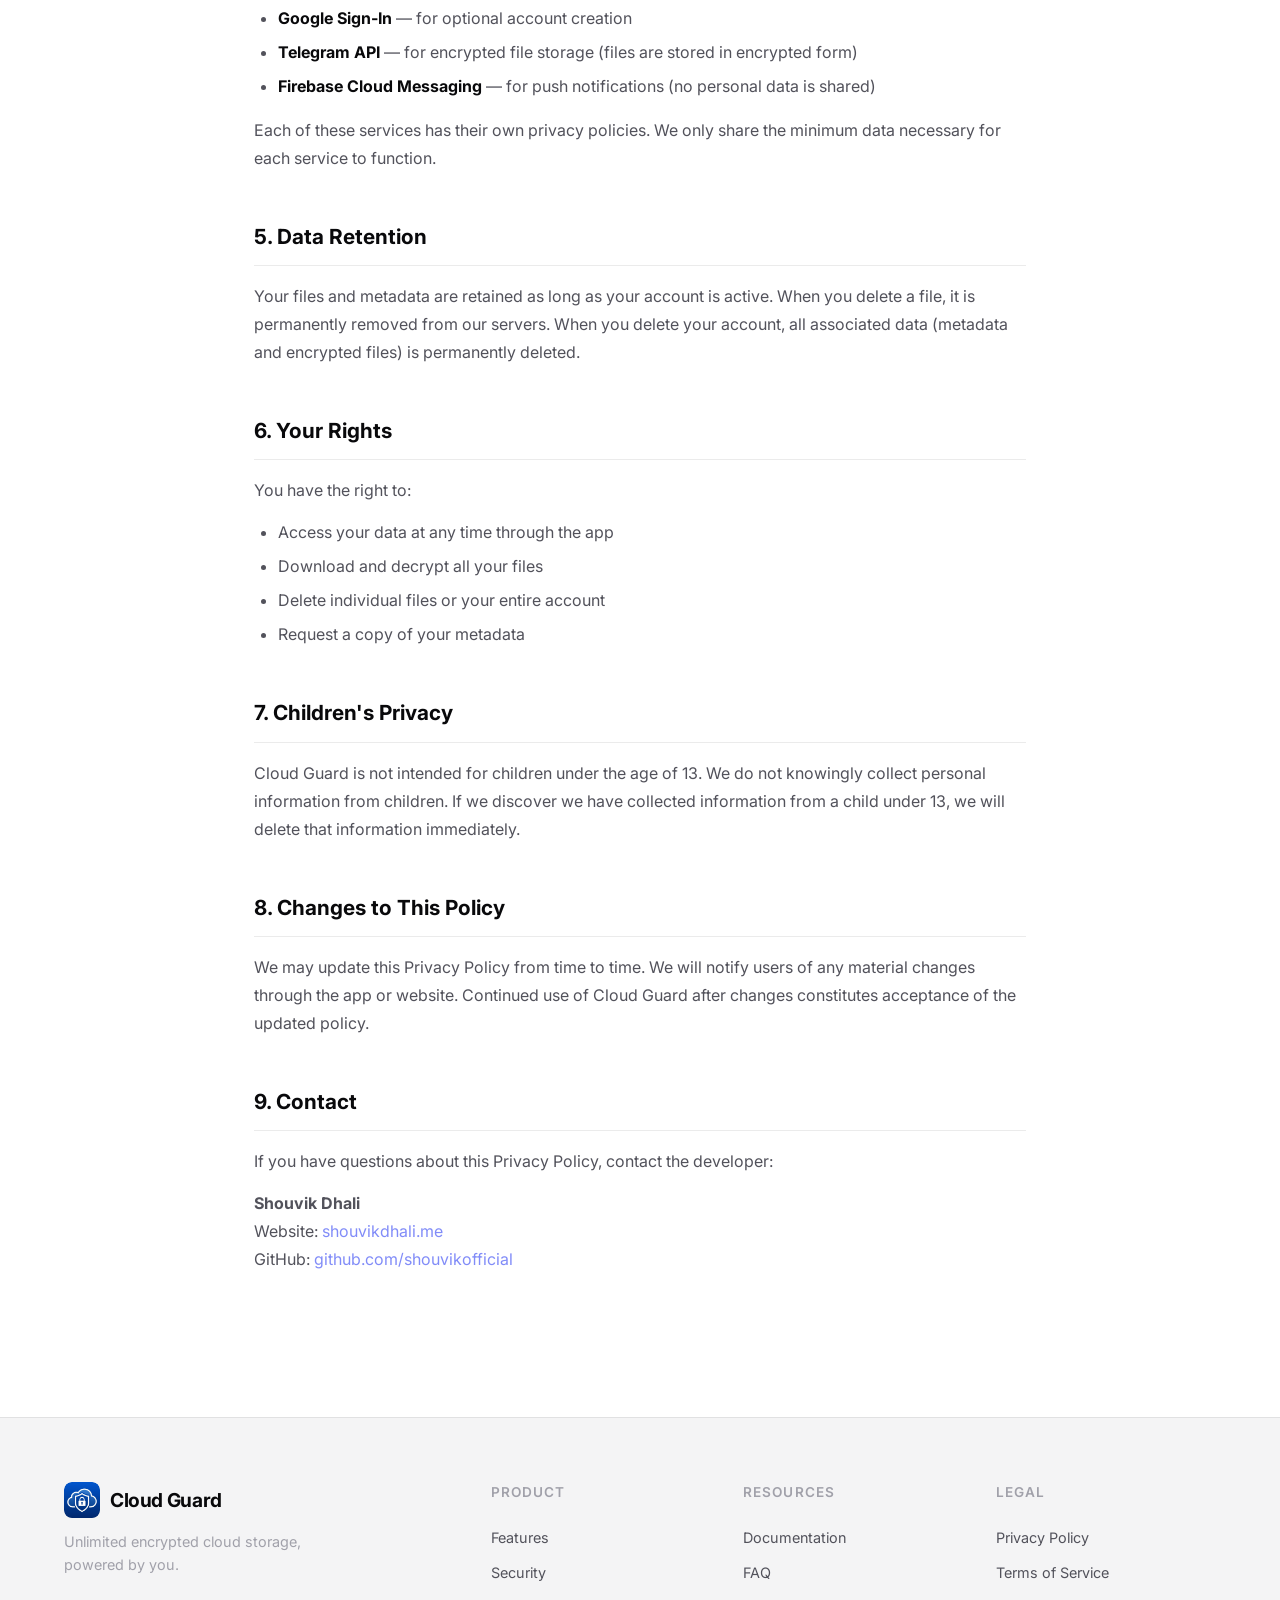
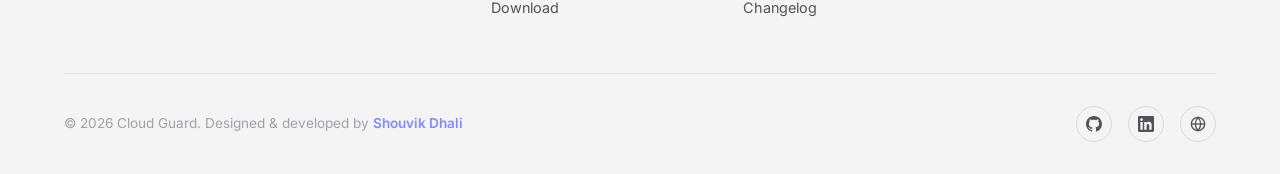
<file: privacy.html>
<!DOCTYPE html>
<html lang="en">
<head>
  <meta charset="UTF-8" />
  <meta name="viewport" content="width=device-width, initial-scale=1.0, viewport-fit=cover" />
  <title>Privacy Policy — Cloud Guard</title>
  <meta name="description" content="Cloud Guard privacy policy — learn how we handle your data, what we collect, and how your privacy is protected." />
  <meta name="author" content="Shouvik Dhali" />
  <meta name="robots" content="index, follow" />
  <meta name="theme-color" content="#09090b" />
  <link rel="preconnect" href="https://fonts.googleapis.com" />
  <link rel="preconnect" href="https://fonts.gstatic.com" crossorigin />
  <link href="https://fonts.googleapis.com/css2?family=Inter:wght@300;400;500;600;700;800;900&display=swap" rel="stylesheet" />
  <link rel="icon" type="image/png" href="assets/favicon.png" />
  <link rel="manifest" href="manifest.json" />
  <link rel="stylesheet" href="css/style.css" />
  <link rel="stylesheet" href="css/pages.css" />
</head>
<body>
  <!-- Preloader -->
  <div class="preloader" id="preloader">
    <div class="preloader-spinner">
      <img src="assets/logo.png" alt="" class="preloader-logo" />
      <div class="preloader-ring"></div>
    </div>
  </div>

  <!-- Skip to content -->
  <a href="#main-content" class="skip-link">Skip to main content</a>

  <noscript>
    <div style="background:#6366f1;color:#fff;padding:12px;text-align:center;font-family:sans-serif;">
      This website requires JavaScript for full functionality. Please enable JavaScript to continue.
    </div>
  </noscript>

  <header>
  <nav class="navbar scrolled" id="navbar" role="navigation" aria-label="Main navigation">
    <div class="container nav-container">
      <a href="index.html" class="nav-logo">
        <img src="assets/logo.png" alt="Cloud Guard" class="logo-img" />
        <span>Cloud Guard</span>
      </a>
      <ul class="nav-links" id="navLinks">
        <li><a href="index.html#hero">Home</a></li>
        <li><a href="index.html#features">Features</a></li>
        <li><a href="index.html#how-it-works">How It Works</a></li>
        <li><a href="index.html#security">Security</a></li>
        <li><a href="index.html#download" class="nav-cta">Download</a></li>
      </ul>
      <button class="theme-toggle" id="themeToggle" aria-label="Toggle theme">
        <svg class="theme-icon sun-icon" viewBox="0 0 24 24" fill="none" stroke="currentColor" stroke-width="2"><circle cx="12" cy="12" r="5"/><line x1="12" y1="1" x2="12" y2="3"/><line x1="12" y1="21" x2="12" y2="23"/><line x1="4.22" y1="4.22" x2="5.64" y2="5.64"/><line x1="18.36" y1="18.36" x2="19.78" y2="19.78"/><line x1="1" y1="12" x2="3" y2="12"/><line x1="21" y1="12" x2="23" y2="12"/><line x1="4.22" y1="19.78" x2="5.64" y2="18.36"/><line x1="18.36" y1="5.64" x2="19.78" y2="4.22"/></svg>
        <svg class="theme-icon moon-icon" viewBox="0 0 24 24" fill="none" stroke="currentColor" stroke-width="2"><path d="M21 12.79A9 9 0 1 1 11.21 3 7 7 0 0 0 21 12.79z"/></svg>
      </button>
      <button class="nav-toggle" id="navToggle" aria-label="Toggle navigation">
        <span></span><span></span><span></span>
      </button>
    </div>
  </nav>
  </header>

  <main id="main-content">
  <section class="page-hero">
    <div class="container">
      <span class="section-tag">Legal</span>
      <h1 class="page-title">Privacy Policy</h1>
      <p class="page-subtitle">Last updated: March 3, 2026</p>
    </div>
  </section>

  <section class="page-content">
    <div class="container content-container legal-content">

      <article class="doc-section">
        <h2>1. Introduction</h2>
        <p>Cloud Guard ("we", "our", "us") is committed to protecting your privacy. This Privacy Policy explains how we collect, use, and safeguard your information when you use the Cloud Guard mobile application and website.</p>
      </article>

      <article class="doc-section">
        <h2>2. Information We Collect</h2>
        <h3>2.1 Account Information</h3>
        <p>When you create an account, we collect your email address and display name through Google Sign-In or email registration via Supabase authentication.</p>

        <h3>2.2 File Metadata</h3>
        <p>We store minimal metadata about your uploaded files, including: file name, file type, file size, and upload timestamp. This metadata is protected by Row-Level Security and is only accessible to you.</p>

        <h3>2.3 What We Do NOT Collect</h3>
        <ul>
          <li>We do <strong>not</strong> collect or have access to the contents of your files</li>
          <li>We do <strong>not</strong> store encryption keys on our servers</li>
          <li>We do <strong>not</strong> use third-party analytics or tracking tools</li>
          <li>We do <strong>not</strong> sell, rent, or share your data with third parties</li>
          <li>We do <strong>not</strong> collect location data, contacts, or browsing history</li>
        </ul>
      </article>

      <article class="doc-section">
        <h2>3. How Your Data Is Protected</h2>
        <p>Cloud Guard employs a <strong>zero-knowledge encryption architecture</strong>:</p>
        <ul>
          <li>All files are encrypted on your device using AES-256-GCM before being uploaded</li>
          <li>Encryption keys are derived client-side and never transmitted to our servers</li>
          <li>Encrypted files are stored in a private Telegram channel through our secure backend</li>
          <li>Only your device can decrypt your files</li>
        </ul>
      </article>

      <article class="doc-section">
        <h2>4. Third-Party Services</h2>
        <p>Cloud Guard uses the following third-party services:</p>
        <ul>
          <li><strong>Supabase</strong> — for user authentication and file metadata storage</li>
          <li><strong>Google Sign-In</strong> — for optional account creation</li>
          <li><strong>Telegram API</strong> — for encrypted file storage (files are stored in encrypted form)</li>
          <li><strong>Firebase Cloud Messaging</strong> — for push notifications (no personal data is shared)</li>
        </ul>
        <p>Each of these services has their own privacy policies. We only share the minimum data necessary for each service to function.</p>
      </article>

      <article class="doc-section">
        <h2>5. Data Retention</h2>
        <p>Your files and metadata are retained as long as your account is active. When you delete a file, it is permanently removed from our servers. When you delete your account, all associated data (metadata and encrypted files) is permanently deleted.</p>
      </article>

      <article class="doc-section">
        <h2>6. Your Rights</h2>
        <p>You have the right to:</p>
        <ul>
          <li>Access your data at any time through the app</li>
          <li>Download and decrypt all your files</li>
          <li>Delete individual files or your entire account</li>
          <li>Request a copy of your metadata</li>
        </ul>
      </article>

      <article class="doc-section">
        <h2>7. Children's Privacy</h2>
        <p>Cloud Guard is not intended for children under the age of 13. We do not knowingly collect personal information from children. If we discover we have collected information from a child under 13, we will delete that information immediately.</p>
      </article>

      <article class="doc-section">
        <h2>8. Changes to This Policy</h2>
        <p>We may update this Privacy Policy from time to time. We will notify users of any material changes through the app or website. Continued use of Cloud Guard after changes constitutes acceptance of the updated policy.</p>
      </article>

      <article class="doc-section">
        <h2>9. Contact</h2>
        <p>If you have questions about this Privacy Policy, contact the developer:</p>
        <p><strong>Shouvik Dhali</strong><br />
        Website: <a href="https://www.shouvikdhali.me/" target="_blank" rel="noopener">shouvikdhali.me</a><br />
        GitHub: <a href="https://github.com/shouvikofficial" target="_blank" rel="noopener">github.com/shouvikofficial</a></p>
      </article>

    </div>
  </section>
  </main>

  <footer class="footer" role="contentinfo">
    <div class="container">
      <div class="footer-content">
        <div class="footer-brand">
          <a href="index.html" class="nav-logo">
            <img src="assets/logo.png" alt="Cloud Guard" class="logo-img" loading="lazy" />
            <span>Cloud Guard</span>
          </a>
          <p class="footer-desc">Unlimited encrypted cloud storage, powered by you.</p>
        </div>
        <div class="footer-links-grid">
          <div class="footer-col">
            <h4>Product</h4>
            <a href="index.html#features">Features</a>
            <a href="index.html#security">Security</a>
            <a href="index.html#download">Download</a>
          </div>
          <div class="footer-col">
            <h4>Resources</h4>
            <a href="docs.html">Documentation</a>
            <a href="faq.html">FAQ</a>
            <a href="changelog.html">Changelog</a>
          </div>
          <div class="footer-col">
            <h4>Legal</h4>
            <a href="privacy.html">Privacy Policy</a>
            <a href="terms.html">Terms of Service</a>
          </div>
        </div>
      </div>
      <div class="footer-bottom">
        <p>&copy; 2026 Cloud Guard. Designed &amp; developed by <a href="index.html#developer" class="dev-credit">Shouvik Dhali</a></p>
        <div class="footer-socials">
          <a href="https://github.com/shouvikofficial" target="_blank" rel="noopener" aria-label="GitHub">
            <svg viewBox="0 0 24 24" fill="currentColor"><path d="M12 0c-6.626 0-12 5.373-12 12 0 5.302 3.438 9.8 8.207 11.387.599.111.793-.261.793-.577v-2.234c-3.338.726-4.033-1.416-4.033-1.416-.546-1.387-1.333-1.756-1.333-1.756-1.089-.745.083-.729.083-.729 1.205.084 1.839 1.237 1.839 1.237 1.07 1.834 2.807 1.304 3.492.997.107-.775.418-1.305.762-1.604-2.665-.305-5.467-1.334-5.467-5.931 0-1.311.469-2.381 1.236-3.221-.124-.303-.535-1.524.117-3.176 0 0 1.008-.322 3.301 1.23.957-.266 1.983-.399 3.003-.404 1.02.005 2.047.138 3.006.404 2.291-1.552 3.297-1.23 3.297-1.23.653 1.653.242 2.874.118 3.176.77.84 1.235 1.911 1.235 3.221 0 4.609-2.807 5.624-5.479 5.921.43.372.823 1.102.823 2.222v3.293c0 .319.192.694.801.576 4.765-1.589 8.199-6.086 8.199-11.386 0-6.627-5.373-12-12-12z"/></svg>
          </a>
          <a href="https://www.linkedin.com/in/mehshouvik420" target="_blank" rel="noopener" aria-label="LinkedIn">
            <svg viewBox="0 0 24 24" fill="currentColor"><path d="M20.447 20.452h-3.554v-5.569c0-1.328-.027-3.037-1.852-3.037-1.853 0-2.136 1.445-2.136 2.939v5.667H9.351V9h3.414v1.561h.046c.477-.9 1.637-1.85 3.37-1.85 3.601 0 4.267 2.37 4.267 5.455v6.286zM5.337 7.433a2.062 2.062 0 0 1-2.063-2.065 2.064 2.064 0 1 1 2.063 2.065zm1.782 13.019H3.555V9h3.564v11.452zM22.225 0H1.771C.792 0 0 .774 0 1.729v20.542C0 23.227.792 24 1.771 24h20.451C23.2 24 24 23.227 24 22.271V1.729C24 .774 23.2 0 22.222 0h.003z"/></svg>
          </a>
          <a href="https://www.shouvikdhali.me/" target="_blank" rel="noopener" aria-label="Portfolio">
            <svg viewBox="0 0 24 24" fill="none" stroke="currentColor" stroke-width="2"><circle cx="12" cy="12" r="10"/><line x1="2" y1="12" x2="22" y2="12"/><path d="M12 2a15.3 15.3 0 0 1 4 10 15.3 15.3 0 0 1-4 10 15.3 15.3 0 0 1-4-10 15.3 15.3 0 0 1 4-10z"/></svg>
          </a>
        </div>
      </div>
    </div>
  </footer>

  <script src="js/main.js"></script>

  <button class="scroll-to-top" id="scrollToTop" aria-label="Scroll to top">
    <svg viewBox="0 0 24 24" fill="none" stroke="currentColor" stroke-width="2.5"><polyline points="18 15 12 9 6 15"/></svg>
  </button>
</body>
</html>
</file>
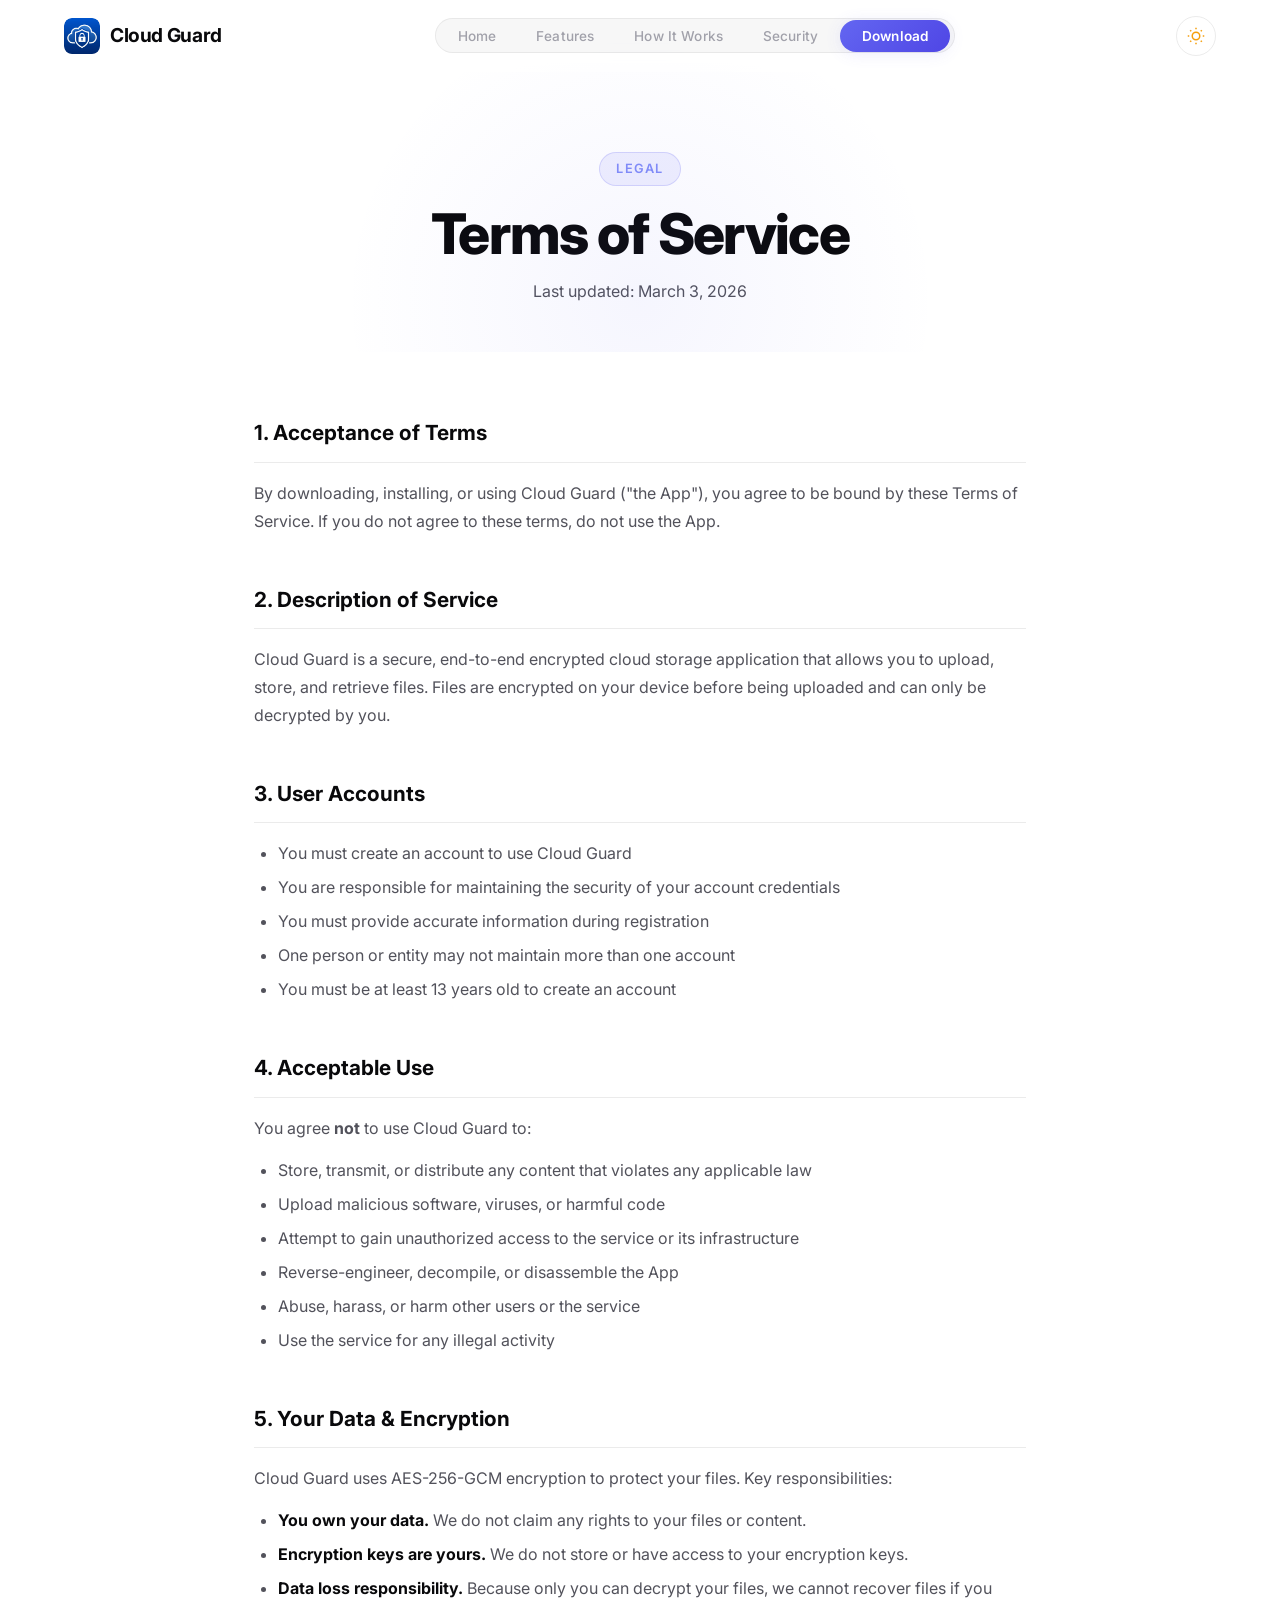
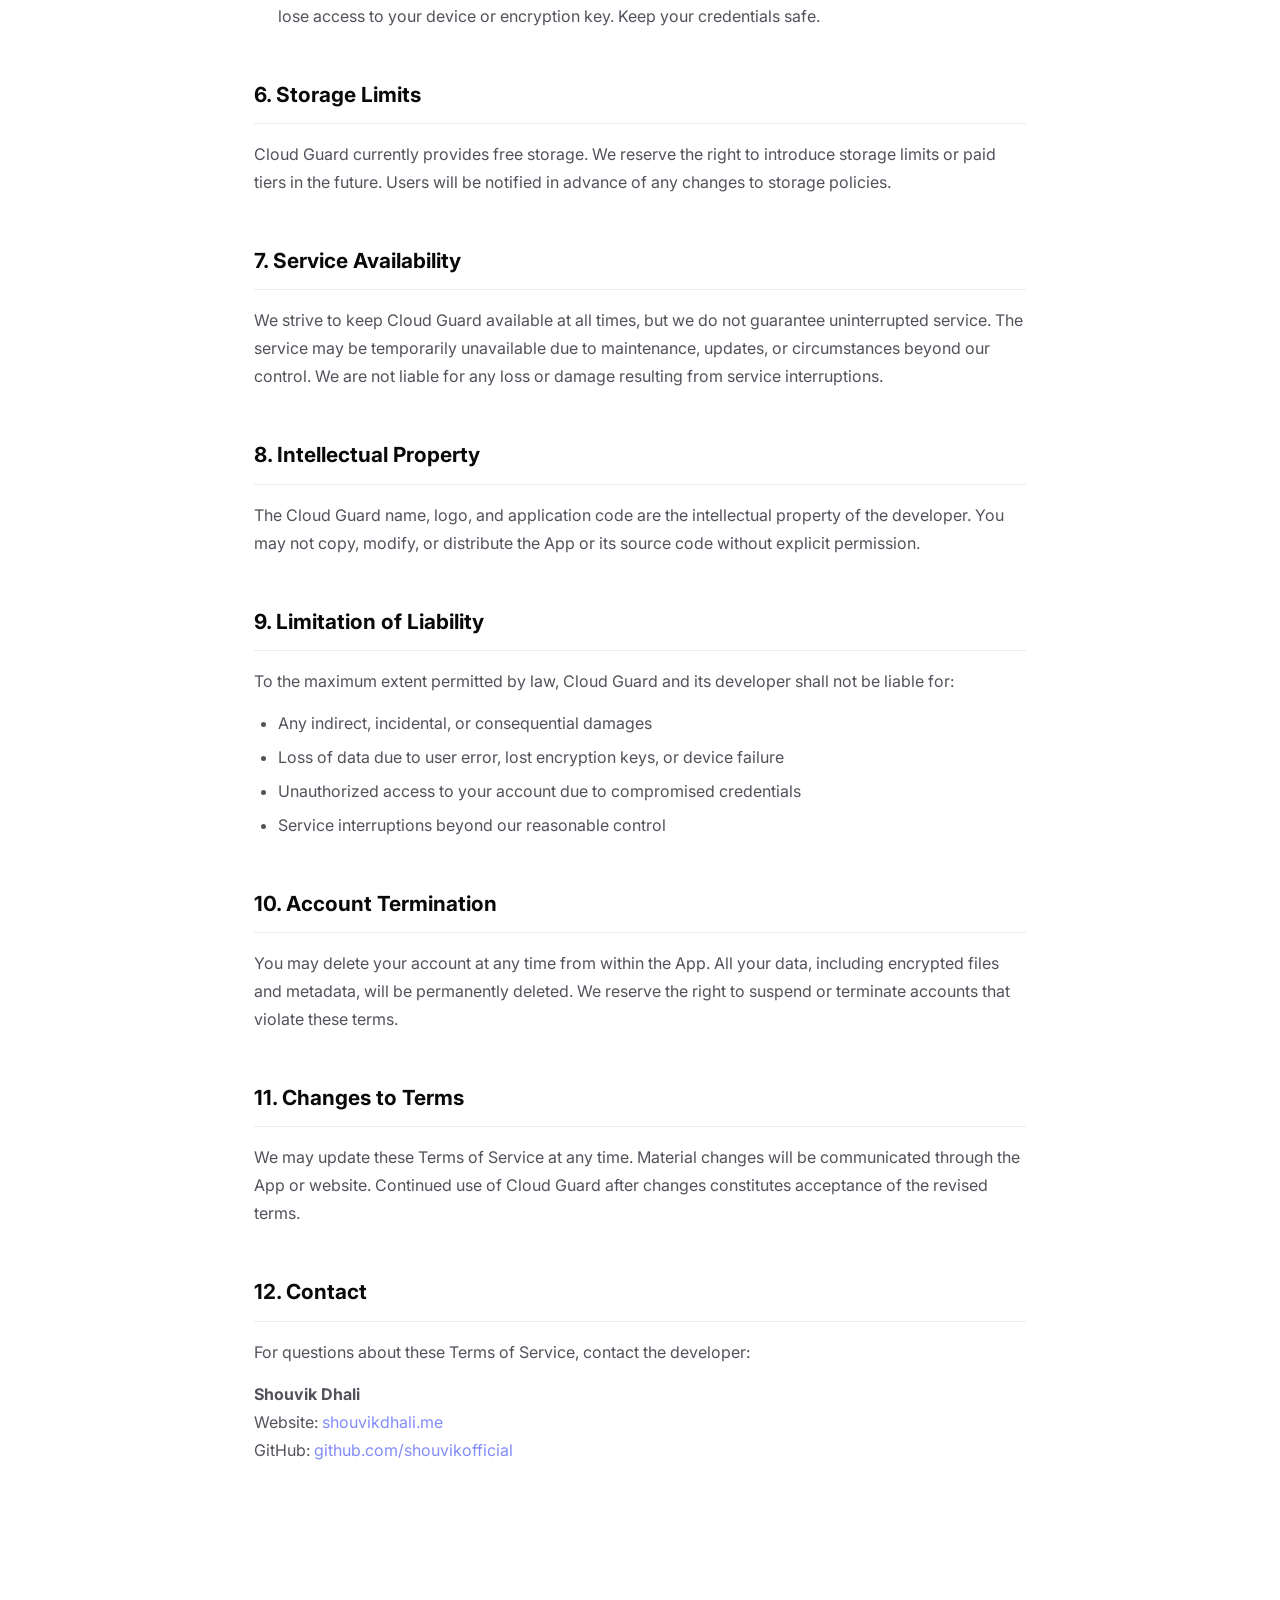
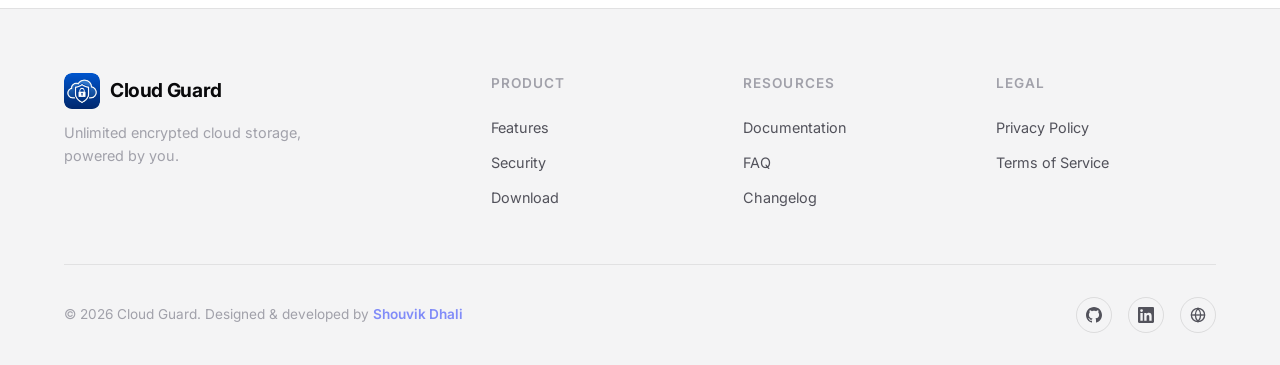
<file: terms.html>
<!DOCTYPE html>
<html lang="en">
<head>
  <meta charset="UTF-8" />
  <meta name="viewport" content="width=device-width, initial-scale=1.0, viewport-fit=cover" />
  <title>Terms of Service — Cloud Guard</title>
  <meta name="description" content="Cloud Guard terms of service — usage terms, responsibilities, and agreement for the Cloud Guard application." />
  <meta name="author" content="Shouvik Dhali" />
  <meta name="robots" content="index, follow" />
  <meta name="theme-color" content="#09090b" />
  <link rel="preconnect" href="https://fonts.googleapis.com" />
  <link rel="preconnect" href="https://fonts.gstatic.com" crossorigin />
  <link href="https://fonts.googleapis.com/css2?family=Inter:wght@300;400;500;600;700;800;900&display=swap" rel="stylesheet" />
  <link rel="icon" type="image/png" href="assets/favicon.png" />
  <link rel="manifest" href="manifest.json" />
  <link rel="stylesheet" href="css/style.css" />
  <link rel="stylesheet" href="css/pages.css" />
</head>
<body>
  <!-- Preloader -->
  <div class="preloader" id="preloader">
    <div class="preloader-spinner">
      <img src="assets/logo.png" alt="" class="preloader-logo" />
      <div class="preloader-ring"></div>
    </div>
  </div>

  <!-- Skip to content -->
  <a href="#main-content" class="skip-link">Skip to main content</a>

  <noscript>
    <div style="background:#6366f1;color:#fff;padding:12px;text-align:center;font-family:sans-serif;">
      This website requires JavaScript for full functionality. Please enable JavaScript to continue.
    </div>
  </noscript>

  <header>
  <nav class="navbar scrolled" id="navbar" role="navigation" aria-label="Main navigation">
    <div class="container nav-container">
      <a href="index.html" class="nav-logo">
        <img src="assets/logo.png" alt="Cloud Guard" class="logo-img" />
        <span>Cloud Guard</span>
      </a>
      <ul class="nav-links" id="navLinks">
        <li><a href="index.html#hero">Home</a></li>
        <li><a href="index.html#features">Features</a></li>
        <li><a href="index.html#how-it-works">How It Works</a></li>
        <li><a href="index.html#security">Security</a></li>
        <li><a href="index.html#download" class="nav-cta">Download</a></li>
      </ul>
      <button class="theme-toggle" id="themeToggle" aria-label="Toggle theme">
        <svg class="theme-icon sun-icon" viewBox="0 0 24 24" fill="none" stroke="currentColor" stroke-width="2"><circle cx="12" cy="12" r="5"/><line x1="12" y1="1" x2="12" y2="3"/><line x1="12" y1="21" x2="12" y2="23"/><line x1="4.22" y1="4.22" x2="5.64" y2="5.64"/><line x1="18.36" y1="18.36" x2="19.78" y2="19.78"/><line x1="1" y1="12" x2="3" y2="12"/><line x1="21" y1="12" x2="23" y2="12"/><line x1="4.22" y1="19.78" x2="5.64" y2="18.36"/><line x1="18.36" y1="5.64" x2="19.78" y2="4.22"/></svg>
        <svg class="theme-icon moon-icon" viewBox="0 0 24 24" fill="none" stroke="currentColor" stroke-width="2"><path d="M21 12.79A9 9 0 1 1 11.21 3 7 7 0 0 0 21 12.79z"/></svg>
      </button>
      <button class="nav-toggle" id="navToggle" aria-label="Toggle navigation">
        <span></span><span></span><span></span>
      </button>
    </div>
  </nav>
  </header>

  <main id="main-content">
  <section class="page-hero">
    <div class="container">
      <span class="section-tag">Legal</span>
      <h1 class="page-title">Terms of Service</h1>
      <p class="page-subtitle">Last updated: March 3, 2026</p>
    </div>
  </section>

  <section class="page-content">
    <div class="container content-container legal-content">

      <article class="doc-section">
        <h2>1. Acceptance of Terms</h2>
        <p>By downloading, installing, or using Cloud Guard ("the App"), you agree to be bound by these Terms of Service. If you do not agree to these terms, do not use the App.</p>
      </article>

      <article class="doc-section">
        <h2>2. Description of Service</h2>
        <p>Cloud Guard is a secure, end-to-end encrypted cloud storage application that allows you to upload, store, and retrieve files. Files are encrypted on your device before being uploaded and can only be decrypted by you.</p>
      </article>

      <article class="doc-section">
        <h2>3. User Accounts</h2>
        <ul>
          <li>You must create an account to use Cloud Guard</li>
          <li>You are responsible for maintaining the security of your account credentials</li>
          <li>You must provide accurate information during registration</li>
          <li>One person or entity may not maintain more than one account</li>
          <li>You must be at least 13 years old to create an account</li>
        </ul>
      </article>

      <article class="doc-section">
        <h2>4. Acceptable Use</h2>
        <p>You agree <strong>not</strong> to use Cloud Guard to:</p>
        <ul>
          <li>Store, transmit, or distribute any content that violates any applicable law</li>
          <li>Upload malicious software, viruses, or harmful code</li>
          <li>Attempt to gain unauthorized access to the service or its infrastructure</li>
          <li>Reverse-engineer, decompile, or disassemble the App</li>
          <li>Abuse, harass, or harm other users or the service</li>
          <li>Use the service for any illegal activity</li>
        </ul>
      </article>

      <article class="doc-section">
        <h2>5. Your Data &amp; Encryption</h2>
        <p>Cloud Guard uses AES-256-GCM encryption to protect your files. Key responsibilities:</p>
        <ul>
          <li><strong>You own your data.</strong> We do not claim any rights to your files or content.</li>
          <li><strong>Encryption keys are yours.</strong> We do not store or have access to your encryption keys.</li>
          <li><strong>Data loss responsibility.</strong> Because only you can decrypt your files, we cannot recover files if you lose access to your device or encryption key. Keep your credentials safe.</li>
        </ul>
      </article>

      <article class="doc-section">
        <h2>6. Storage Limits</h2>
        <p>Cloud Guard currently provides free storage. We reserve the right to introduce storage limits or paid tiers in the future. Users will be notified in advance of any changes to storage policies.</p>
      </article>

      <article class="doc-section">
        <h2>7. Service Availability</h2>
        <p>We strive to keep Cloud Guard available at all times, but we do not guarantee uninterrupted service. The service may be temporarily unavailable due to maintenance, updates, or circumstances beyond our control. We are not liable for any loss or damage resulting from service interruptions.</p>
      </article>

      <article class="doc-section">
        <h2>8. Intellectual Property</h2>
        <p>The Cloud Guard name, logo, and application code are the intellectual property of the developer. You may not copy, modify, or distribute the App or its source code without explicit permission.</p>
      </article>

      <article class="doc-section">
        <h2>9. Limitation of Liability</h2>
        <p>To the maximum extent permitted by law, Cloud Guard and its developer shall not be liable for:</p>
        <ul>
          <li>Any indirect, incidental, or consequential damages</li>
          <li>Loss of data due to user error, lost encryption keys, or device failure</li>
          <li>Unauthorized access to your account due to compromised credentials</li>
          <li>Service interruptions beyond our reasonable control</li>
        </ul>
      </article>

      <article class="doc-section">
        <h2>10. Account Termination</h2>
        <p>You may delete your account at any time from within the App. All your data, including encrypted files and metadata, will be permanently deleted. We reserve the right to suspend or terminate accounts that violate these terms.</p>
      </article>

      <article class="doc-section">
        <h2>11. Changes to Terms</h2>
        <p>We may update these Terms of Service at any time. Material changes will be communicated through the App or website. Continued use of Cloud Guard after changes constitutes acceptance of the revised terms.</p>
      </article>

      <article class="doc-section">
        <h2>12. Contact</h2>
        <p>For questions about these Terms of Service, contact the developer:</p>
        <p><strong>Shouvik Dhali</strong><br />
        Website: <a href="https://www.shouvikdhali.me/" target="_blank" rel="noopener">shouvikdhali.me</a><br />
        GitHub: <a href="https://github.com/shouvikofficial" target="_blank" rel="noopener">github.com/shouvikofficial</a></p>
      </article>

    </div>
  </section>
  </main>

  <footer class="footer" role="contentinfo">
    <div class="container">
      <div class="footer-content">
        <div class="footer-brand">
          <a href="index.html" class="nav-logo">
            <img src="assets/logo.png" alt="Cloud Guard" class="logo-img" loading="lazy" />
            <span>Cloud Guard</span>
          </a>
          <p class="footer-desc">Unlimited encrypted cloud storage, powered by you.</p>
        </div>
        <div class="footer-links-grid">
          <div class="footer-col">
            <h4>Product</h4>
            <a href="index.html#features">Features</a>
            <a href="index.html#security">Security</a>
            <a href="index.html#download">Download</a>
          </div>
          <div class="footer-col">
            <h4>Resources</h4>
            <a href="docs.html">Documentation</a>
            <a href="faq.html">FAQ</a>
            <a href="changelog.html">Changelog</a>
          </div>
          <div class="footer-col">
            <h4>Legal</h4>
            <a href="privacy.html">Privacy Policy</a>
            <a href="terms.html">Terms of Service</a>
          </div>
        </div>
      </div>
      <div class="footer-bottom">
        <p>&copy; 2026 Cloud Guard. Designed &amp; developed by <a href="index.html#developer" class="dev-credit">Shouvik Dhali</a></p>
        <div class="footer-socials">
          <a href="https://github.com/shouvikofficial" target="_blank" rel="noopener" aria-label="GitHub">
            <svg viewBox="0 0 24 24" fill="currentColor"><path d="M12 0c-6.626 0-12 5.373-12 12 0 5.302 3.438 9.8 8.207 11.387.599.111.793-.261.793-.577v-2.234c-3.338.726-4.033-1.416-4.033-1.416-.546-1.387-1.333-1.756-1.333-1.756-1.089-.745.083-.729.083-.729 1.205.084 1.839 1.237 1.839 1.237 1.07 1.834 2.807 1.304 3.492.997.107-.775.418-1.305.762-1.604-2.665-.305-5.467-1.334-5.467-5.931 0-1.311.469-2.381 1.236-3.221-.124-.303-.535-1.524.117-3.176 0 0 1.008-.322 3.301 1.23.957-.266 1.983-.399 3.003-.404 1.02.005 2.047.138 3.006.404 2.291-1.552 3.297-1.23 3.297-1.23.653 1.653.242 2.874.118 3.176.77.84 1.235 1.911 1.235 3.221 0 4.609-2.807 5.624-5.479 5.921.43.372.823 1.102.823 2.222v3.293c0 .319.192.694.801.576 4.765-1.589 8.199-6.086 8.199-11.386 0-6.627-5.373-12-12-12z"/></svg>
          </a>
          <a href="https://www.linkedin.com/in/mehshouvik420" target="_blank" rel="noopener" aria-label="LinkedIn">
            <svg viewBox="0 0 24 24" fill="currentColor"><path d="M20.447 20.452h-3.554v-5.569c0-1.328-.027-3.037-1.852-3.037-1.853 0-2.136 1.445-2.136 2.939v5.667H9.351V9h3.414v1.561h.046c.477-.9 1.637-1.85 3.37-1.85 3.601 0 4.267 2.37 4.267 5.455v6.286zM5.337 7.433a2.062 2.062 0 0 1-2.063-2.065 2.064 2.064 0 1 1 2.063 2.065zm1.782 13.019H3.555V9h3.564v11.452zM22.225 0H1.771C.792 0 0 .774 0 1.729v20.542C0 23.227.792 24 1.771 24h20.451C23.2 24 24 23.227 24 22.271V1.729C24 .774 23.2 0 22.222 0h.003z"/></svg>
          </a>
          <a href="https://www.shouvikdhali.me/" target="_blank" rel="noopener" aria-label="Portfolio">
            <svg viewBox="0 0 24 24" fill="none" stroke="currentColor" stroke-width="2"><circle cx="12" cy="12" r="10"/><line x1="2" y1="12" x2="22" y2="12"/><path d="M12 2a15.3 15.3 0 0 1 4 10 15.3 15.3 0 0 1-4 10 15.3 15.3 0 0 1-4-10 15.3 15.3 0 0 1 4-10z"/></svg>
          </a>
        </div>
      </div>
    </div>
  </footer>

  <script src="js/main.js"></script>

  <button class="scroll-to-top" id="scrollToTop" aria-label="Scroll to top">
    <svg viewBox="0 0 24 24" fill="none" stroke="currentColor" stroke-width="2.5"><polyline points="18 15 12 9 6 15"/></svg>
  </button>
</body>
</html>
</file>
<file: css/style.css>
/* ===================================================
   CLOUD GUARD — Landing Page Styles
   Modern, dark-themed, professional design
   =================================================== */

/* ---------- RESET & BASE ---------- */
*, *::before, *::after {
  margin: 0;
  padding: 0;
  box-sizing: border-box;
}

:root {
  /* Colors */
  --bg-primary: #09090b;
  --bg-secondary: #0f0f13;
  --bg-card: #141419;
  --bg-card-hover: #1a1a22;
  --border-color: rgba(255, 255, 255, 0.06);
  --border-hover: rgba(255, 255, 255, 0.12);

  --text-primary: #fafafa;
  --text-secondary: #a1a1aa;
  --text-muted: #71717a;

  --accent: #6366f1;
  --accent-light: #818cf8;
  --accent-dark: #4f46e5;
  --accent-glow: rgba(99, 102, 241, 0.25);

  --gradient-start: #6366f1;
  --gradient-mid: #a855f7;
  --gradient-end: #ec4899;

  --success: #22c55e;

  /* Sizing */
  --container-max: 1200px;
  --nav-height: 72px;
  --radius-sm: 8px;
  --radius-md: 12px;
  --radius-lg: 20px;
  --radius-xl: 28px;

  /* Transitions */
  --ease-out: cubic-bezier(0.16, 1, 0.3, 1);
  --transition-fast: 0.2s var(--ease-out);
  --transition-base: 0.4s var(--ease-out);
  --transition-slow: 0.6s var(--ease-out);
}

/* ---------- LIGHT MODE ---------- */
[data-theme="light"] {
  --bg-primary: #ffffff;
  --bg-secondary: #f4f4f5;
  --bg-card: #f9f9fb;
  --bg-card-hover: #f0f0f5;
  --border-color: rgba(0, 0, 0, 0.08);
  --border-hover: rgba(0, 0, 0, 0.15);

  --text-primary: #09090b;
  --text-secondary: #52525b;
  --text-muted: #a1a1aa;

  --accent-glow: rgba(99, 102, 241, 0.12);
}

[data-theme="light"] .hero-bg-glow {
  opacity: 0.15;
}

[data-theme="light"] .phone-frame {
  box-shadow:
    0 0 0 1px rgba(0, 0, 0, 0.05),
    0 25px 50px rgba(0, 0, 0, 0.1),
    0 0 100px rgba(99, 102, 241, 0.08);
}

[data-theme="light"] .navbar {
  background: rgba(255, 255, 255, 0.6);
}

[data-theme="light"] .navbar.scrolled {
  background: rgba(255, 255, 255, 0.85);
}

[data-theme="light"] .nav-links a:hover {
  color: var(--text-primary);
}

[data-theme="light"] .nav-toggle span {
  background: var(--text-primary);
}

[data-theme="light"] .screen-file-item {
  background: rgba(0, 0, 0, 0.03);
  border-color: rgba(0, 0, 0, 0.06);
}

[data-theme="light"] .screen-upload-bar {
  background: rgba(99, 102, 241, 0.06);
}

[data-theme="light"] .download-btn {
  background: var(--bg-secondary);
}

[data-theme="light"] .footer-socials a {
  border-color: rgba(0, 0, 0, 0.1);
}

[data-theme="light"] .footer-socials svg {
  color: var(--text-secondary);
}

[data-theme="light"] .nav-links.active {
  background: rgba(255, 255, 255, 0.98);
}

[data-theme="light"] .download-bg-glow {
  opacity: 0.1;
}

[data-theme="light"] .phone-glow {
  opacity: 0.1;
}

[data-theme="light"] .gradient-text {
  filter: brightness(0.85) saturate(1.2);
}

html {
  scroll-behavior: smooth;
  -webkit-font-smoothing: antialiased;
  -moz-osx-font-smoothing: grayscale;
}

/* ---------- CUSTOM SCROLLBAR ---------- */
::-webkit-scrollbar {
  width: 8px;
}

::-webkit-scrollbar-track {
  background: var(--bg-primary);
}

::-webkit-scrollbar-thumb {
  background: rgba(99, 102, 241, 0.3);
  border-radius: 10px;
}

::-webkit-scrollbar-thumb:hover {
  background: rgba(99, 102, 241, 0.5);
}

/* Firefox scrollbar */
html {
  scrollbar-width: thin;
  scrollbar-color: rgba(99, 102, 241, 0.3) var(--bg-primary);
}

/* ---------- TEXT SELECTION ---------- */
::selection {
  background: rgba(99, 102, 241, 0.35);
  color: #fff;
}

::-moz-selection {
  background: rgba(99, 102, 241, 0.35);
  color: #fff;
}

[data-theme="light"] ::selection {
  background: rgba(99, 102, 241, 0.25);
  color: #09090b;
}

/* ---------- FOCUS VISIBLE (keyboard nav) ---------- */
:focus-visible {
  outline: 2px solid var(--accent);
  outline-offset: 3px;
  border-radius: 4px;
}

a:focus:not(:focus-visible),
button:focus:not(:focus-visible) {
  outline: none;
}

body {
  font-family: 'Inter', -apple-system, BlinkMacSystemFont, 'Segoe UI', sans-serif;
  background-color: var(--bg-primary);
  color: var(--text-primary);
  line-height: 1.6;
  overflow-x: hidden;
}

/* ---------- NOISE TEXTURE OVERLAY ---------- */
.noise-overlay {
  position: fixed;
  inset: 0;
  z-index: 9998;
  pointer-events: none;
  opacity: 0.035;
  background-image: url("data:image/svg+xml,%3Csvg viewBox='0 0 256 256' xmlns='http://www.w3.org/2000/svg'%3E%3Cfilter id='noise'%3E%3CfeTurbulence type='fractalNoise' baseFrequency='0.9' numOctaves='4' stitchTiles='stitch'/%3E%3C/filter%3E%3Crect width='100%25' height='100%25' filter='url(%23noise)'/%3E%3C/svg%3E");
  background-repeat: repeat;
  background-size: 256px 256px;
}

[data-theme="light"] .noise-overlay {
  opacity: 0.025;
}

/* ---------- CURSOR FOLLOWER (desktop) ---------- */
.cursor-follower {
  position: fixed;
  width: 24px;
  height: 24px;
  border-radius: 50%;
  background: radial-gradient(circle, rgba(99, 102, 241, 0.4), rgba(168, 85, 247, 0.15));
  pointer-events: none;
  z-index: 9999;
  transform: translate(-50%, -50%);
  transition: width 0.3s var(--ease-out), height 0.3s var(--ease-out), opacity 0.3s;
  mix-blend-mode: screen;
  opacity: 0;
}

.cursor-follower.visible {
  opacity: 1;
}

.cursor-follower.hovering {
  width: 48px;
  height: 48px;
  background: radial-gradient(circle, rgba(99, 102, 241, 0.25), rgba(168, 85, 247, 0.08));
}

[data-theme="light"] .cursor-follower {
  mix-blend-mode: multiply;
  background: radial-gradient(circle, rgba(99, 102, 241, 0.2), rgba(168, 85, 247, 0.06));
}

@media (pointer: coarse) {
  .cursor-follower {
    display: none !important;
  }
}

/* ---------- PRELOADER ---------- */
.preloader {
  position: fixed;
  inset: 0;
  z-index: 99999;
  display: flex;
  align-items: center;
  justify-content: center;
  background: var(--bg-primary);
  transition: opacity 0.5s ease, visibility 0.5s ease;
}

.preloader.hidden {
  opacity: 0;
  visibility: hidden;
  pointer-events: none;
}

.preloader-spinner {
  position: relative;
  display: flex;
  align-items: center;
  justify-content: center;
}

.preloader-logo {
  width: 48px;
  height: 48px;
  animation: preloaderPulse 1.2s ease-in-out infinite;
}

.preloader-ring {
  position: absolute;
  width: 80px;
  height: 80px;
  border: 2px solid transparent;
  border-top-color: var(--accent);
  border-right-color: var(--accent-light);
  border-radius: 50%;
  animation: preloaderSpin 1s linear infinite;
}

@keyframes preloaderSpin {
  to { transform: rotate(360deg); }
}

@keyframes preloaderPulse {
  0%, 100% { opacity: 1; transform: scale(1); }
  50% { opacity: 0.7; transform: scale(0.92); }
}

/* ---------- SKIP LINK (accessibility) ---------- */
.skip-link {
  position: absolute;
  top: -100%;
  left: 16px;
  z-index: 100000;
  padding: 12px 24px;
  background: var(--accent);
  color: #fff;
  font-weight: 600;
  font-size: 0.9rem;
  border-radius: var(--radius-sm);
  text-decoration: none;
  transition: top 0.3s;
}

.skip-link:focus {
  top: 16px;
}

/* ---------- SCROLL TO TOP ---------- */
.scroll-to-top {
  position: fixed;
  bottom: 32px;
  right: 32px;
  z-index: 9000;
  width: 48px;
  height: 48px;
  display: flex;
  align-items: center;
  justify-content: center;
  background: linear-gradient(135deg, var(--accent), var(--accent-dark));
  border: none;
  border-radius: 50%;
  cursor: pointer;
  opacity: 0;
  visibility: hidden;
  transform: translateY(16px);
  transition: opacity 0.3s, visibility 0.3s, transform 0.3s, box-shadow 0.3s;
  box-shadow: 0 4px 20px var(--accent-glow);
}

.scroll-to-top.visible {
  opacity: 1;
  visibility: visible;
  transform: translateY(0);
}

.scroll-to-top:hover {
  transform: translateY(-3px);
  box-shadow: 0 8px 32px var(--accent-glow);
}

.scroll-to-top svg {
  width: 22px;
  height: 22px;
  color: #fff;
}

a {
  color: inherit;
  text-decoration: none;
}

img {
  max-width: 100%;
  display: block;
}

ul {
  list-style: none;
}

.container {
  max-width: var(--container-max);
  margin: 0 auto;
  padding: 0 24px;
}

/* ---------- GRADIENT TEXT ---------- */
.gradient-text {
  background: linear-gradient(135deg, var(--gradient-start), var(--gradient-mid), var(--gradient-end));
  -webkit-background-clip: text;
  -webkit-text-fill-color: transparent;
  background-clip: text;
}

/* ---------- SECTION HELPERS ---------- */
.section-header {
  text-align: center;
  max-width: 640px;
  margin: 0 auto 64px;
}

.section-tag {
  display: inline-block;
  font-size: 0.8rem;
  font-weight: 600;
  letter-spacing: 0.1em;
  text-transform: uppercase;
  color: var(--accent-light);
  margin-bottom: 16px;
  padding: 6px 16px;
  border-radius: 100px;
  background: rgba(99, 102, 241, 0.1);
  border: 1px solid rgba(99, 102, 241, 0.2);
}

.section-title {
  font-size: clamp(2rem, 4vw, 3rem);
  font-weight: 800;
  line-height: 1.15;
  letter-spacing: -0.03em;
  margin-bottom: 16px;
}

.section-subtitle {
  font-size: 1.125rem;
  color: var(--text-secondary);
  max-width: 520px;
  margin: 0 auto;
}

/* ---------- BUTTONS ---------- */
.btn {
  display: inline-flex;
  align-items: center;
  gap: 10px;
  font-family: inherit;
  font-weight: 600;
  font-size: 0.95rem;
  border: none;
  border-radius: var(--radius-md);
  cursor: pointer;
  transition: all var(--transition-fast);
  text-decoration: none;
  white-space: nowrap;
}

.btn-lg {
  padding: 14px 28px;
  font-size: 1rem;
}

.btn-primary {
  background: linear-gradient(135deg, var(--accent), var(--accent-dark));
  color: #fff;
  box-shadow: 0 0 0 0 var(--accent-glow);
}

.btn-primary:hover {
  transform: translateY(-2px);
  box-shadow: 0 8px 32px var(--accent-glow);
}

.btn-ghost {
  background: transparent;
  color: var(--text-secondary);
  border: 1px solid var(--border-color);
}

.btn-ghost:hover {
  color: var(--text-primary);
  border-color: var(--border-hover);
  background: rgba(255, 255, 255, 0.03);
}

.btn-icon {
  width: 20px;
  height: 20px;
  flex-shrink: 0;
}

.btn-icon-right {
  width: 18px;
  height: 18px;
  flex-shrink: 0;
  transition: transform var(--transition-fast);
}

.btn-ghost:hover .btn-icon-right {
  transform: translateX(4px);
}

/* ========================================
   NAVBAR
   ======================================== */
.navbar {
  position: fixed;
  top: 0;
  left: 0;
  right: 0;
  height: var(--nav-height);
  z-index: 1000;
  background: rgba(9, 9, 11, 0.6);
  backdrop-filter: blur(20px);
  -webkit-backdrop-filter: blur(20px);
  border-bottom: 1px solid transparent;
  transition: all var(--transition-base);
}

.navbar.scrolled {
  background: rgba(9, 9, 11, 0.85);
  border-bottom-color: var(--border-color);
}

.nav-container {
  display: flex;
  align-items: center;
  justify-content: space-between;
  height: 100%;
}

.nav-logo {
  display: flex;
  align-items: center;
  gap: 10px;
  font-weight: 700;
  font-size: 1.2rem;
  letter-spacing: -0.02em;
}

.logo-img {
  width: 36px;
  height: 36px;
  border-radius: var(--radius-sm);
}

.nav-links {
  display: flex;
  align-items: center;
  gap: 4px;
  padding: 4px;
  background: rgba(255, 255, 255, 0.03);
  border: 1px solid rgba(255, 255, 255, 0.06);
  border-radius: 100px;
}

.nav-links a {
  padding: 8px 18px;
  font-size: 0.85rem;
  font-weight: 500;
  color: var(--text-muted);
  border-radius: 100px;
  transition: all 0.3s var(--ease-out);
  position: relative;
  letter-spacing: 0.01em;
}

.nav-links a:hover {
  color: var(--text-primary);
}

/* Active pill indicator */
.nav-links a.active {
  color: #fff;
  background: linear-gradient(135deg, var(--accent), var(--accent-dark));
  box-shadow: 0 2px 12px var(--accent-glow), inset 0 1px 0 rgba(255, 255, 255, 0.15);
}

.nav-links a.active::after {
  display: none;
}

[data-theme="light"] .nav-links {
  background: rgba(0, 0, 0, 0.03);
  border-color: rgba(0, 0, 0, 0.06);
}

[data-theme="light"] .nav-links a.active {
  color: #fff;
  box-shadow: 0 2px 12px rgba(99, 102, 241, 0.3), inset 0 1px 0 rgba(255, 255, 255, 0.15);
}

/* Download CTA — always highlighted */
.nav-cta {
  background: linear-gradient(135deg, var(--accent), var(--accent-dark)) !important;
  color: #fff !important;
  font-weight: 600 !important;
  padding: 8px 22px !important;
  border-radius: 100px !important;
  border: none !important;
  box-shadow: 0 2px 16px var(--accent-glow) !important;
  transition: all 0.3s var(--ease-out) !important;
}

.nav-cta:hover {
  transform: translateY(-2px);
  box-shadow: 0 6px 28px var(--accent-glow), 0 0 0 1px rgba(99, 102, 241, 0.3) !important;
  filter: brightness(1.1);
}

.nav-links a.active.nav-cta {
  box-shadow: 0 4px 24px var(--accent-glow) !important;
}

/* Theme Toggle */
.theme-toggle {
  display: flex;
  align-items: center;
  justify-content: center;
  width: 40px;
  height: 40px;
  border-radius: 50%;
  border: 1px solid var(--border-color);
  background: transparent;
  cursor: pointer;
  transition: all var(--transition-fast);
  position: relative;
  margin-left: 8px;
  flex-shrink: 0;
}

.theme-toggle:hover {
  border-color: var(--border-hover);
  background: rgba(255, 255, 255, 0.05);
}

[data-theme="light"] .theme-toggle:hover {
  background: rgba(0, 0, 0, 0.05);
}

.theme-icon {
  width: 18px;
  height: 18px;
  position: absolute;
  transition: all 0.4s var(--ease-out);
}

.sun-icon {
  opacity: 0;
  transform: rotate(-90deg) scale(0.5);
  color: #f59e0b;
}

.moon-icon {
  opacity: 1;
  transform: rotate(0deg) scale(1);
  color: var(--accent-light);
}

[data-theme="light"] .sun-icon {
  opacity: 1;
  transform: rotate(0deg) scale(1);
}

[data-theme="light"] .moon-icon {
  opacity: 0;
  transform: rotate(90deg) scale(0.5);
}

/* Mobile Nav Toggle */
.nav-toggle {
  display: none;
  flex-direction: column;
  gap: 5px;
  background: none;
  border: none;
  cursor: pointer;
  padding: 8px;
}

.nav-toggle span {
  display: block;
  width: 22px;
  height: 2px;
  background: var(--text-primary);
  border-radius: 2px;
  transition: all var(--transition-fast);
}

.nav-toggle.active span:nth-child(1) {
  transform: rotate(45deg) translate(5px, 5px);
}

.nav-toggle.active span:nth-child(2) {
  opacity: 0;
}

.nav-toggle.active span:nth-child(3) {
  transform: rotate(-45deg) translate(5px, -5px);
}

/* ========================================
   HERO
   ======================================== */
.hero {
  position: relative;
  min-height: 100vh;
  display: flex;
  align-items: center;
  padding-top: var(--nav-height);
  overflow: hidden;
}

.hero-bg-glow {
  position: absolute;
  top: -20%;
  left: 50%;
  transform: translateX(-50%);
  width: 800px;
  height: 800px;
  background: radial-gradient(circle, var(--accent-glow) 0%, transparent 70%);
  opacity: 0.4;
  pointer-events: none;
  animation: pulseGlow 8s ease-in-out infinite;
}

@keyframes pulseGlow {
  0%, 100% { transform: translateX(-50%) scale(1); opacity: 0.4; }
  50% { transform: translateX(-50%) scale(1.15); opacity: 0.25; }
}

/* Animated gradient blobs */
.hero-blob {
  position: absolute;
  border-radius: 50%;
  filter: blur(80px);
  pointer-events: none;
  opacity: 0.15;
  animation: blobFloat 20s ease-in-out infinite;
}

.hero-blob-1 {
  width: 500px;
  height: 500px;
  background: linear-gradient(135deg, #6366f1, #a855f7);
  top: -10%;
  right: -5%;
  animation-delay: 0s;
}

.hero-blob-2 {
  width: 400px;
  height: 400px;
  background: linear-gradient(135deg, #ec4899, #f43f5e);
  bottom: 10%;
  left: -8%;
  animation-delay: -7s;
}

.hero-blob-3 {
  width: 300px;
  height: 300px;
  background: linear-gradient(135deg, #06b6d4, #3b82f6);
  top: 40%;
  right: 20%;
  animation-delay: -14s;
}

@keyframes blobFloat {
  0%, 100% { transform: translate(0, 0) scale(1); }
  25% { transform: translate(30px, -40px) scale(1.1); }
  50% { transform: translate(-20px, 20px) scale(0.95); }
  75% { transform: translate(15px, 35px) scale(1.05); }
}

[data-theme="light"] .hero-blob {
  opacity: 0.08;
}

.hero-container {
  display: grid;
  grid-template-columns: 1fr 1fr;
  align-items: center;
  gap: 64px;
  padding: 80px 24px;
}

.hero-badge {
  display: inline-flex;
  align-items: center;
  gap: 8px;
  padding: 6px 16px;
  font-size: 0.825rem;
  font-weight: 500;
  color: var(--accent-light);
  background: rgba(99, 102, 241, 0.08);
  border: 1px solid rgba(99, 102, 241, 0.2);
  border-radius: 100px;
  margin-bottom: 24px;
}

.badge-dot {
  width: 6px;
  height: 6px;
  border-radius: 50%;
  background: var(--success);
  animation: blink 2s ease-in-out infinite;
}

@keyframes blink {
  0%, 100% { opacity: 1; }
  50% { opacity: 0.3; }
}

.hero-title {
  font-size: clamp(2.5rem, 5.5vw, 4rem);
  font-weight: 900;
  line-height: 1.1;
  letter-spacing: -0.04em;
  margin-bottom: 24px;
}

.hero-subtitle {
  font-size: 1.15rem;
  color: var(--text-secondary);
  max-width: 480px;
  margin-bottom: 36px;
  line-height: 1.7;
}

.hero-actions {
  display: flex;
  gap: 16px;
  margin-bottom: 48px;
  flex-wrap: wrap;
}

.hero-stats {
  display: flex;
  align-items: center;
  gap: 32px;
}

.stat {
  display: flex;
  flex-direction: column;
}

.stat-number {
  font-size: 1.8rem;
  font-weight: 800;
  letter-spacing: -0.03em;
  color: var(--text-primary);
}

.stat-suffix {
  font-size: 1.8rem;
  font-weight: 800;
  letter-spacing: -0.03em;
  color: var(--text-primary);
}

.stat-label {
  font-size: 0.8rem;
  color: var(--text-muted);
  font-weight: 500;
}

.stat-divider {
  width: 1px;
  height: 40px;
  background: var(--border-color);
}

/* --- Phone Mockup --- */
.hero-visual {
  display: flex;
  justify-content: center;
  position: relative;
}

.phone-mockup {
  position: relative;
  animation: phoneFloat 6s ease-in-out infinite;
}

@keyframes phoneFloat {
  0%, 100% { transform: translateY(0); }
  50% { transform: translateY(-16px); }
}

.phone-frame {
  width: 280px;
  height: 580px;
  background: var(--bg-card);
  border-radius: 36px;
  border: 2px solid var(--border-color);
  overflow: hidden;
  position: relative;
  box-shadow:
    0 0 0 1px rgba(255, 255, 255, 0.03),
    0 25px 50px rgba(0, 0, 0, 0.5),
    0 0 100px var(--accent-glow);
}

.phone-screen {
  width: 100%;
  height: 100%;
  padding: 12px;
  display: flex;
  flex-direction: column;
}

.screen-header {
  margin-bottom: 16px;
}

.screen-status-bar {
  display: flex;
  justify-content: space-between;
  font-size: 0.65rem;
  color: var(--text-muted);
  padding: 8px 4px 12px;
}

.status-icons {
  display: flex;
  gap: 6px;
}

.screen-app-bar {
  display: flex;
  align-items: center;
  gap: 8px;
  font-weight: 700;
  font-size: 1.1rem;
  padding: 4px;
}

.screen-logo {
  width: 28px;
  height: 28px;
  border-radius: 6px;
}

.screen-content {
  flex: 1;
  display: flex;
  flex-direction: column;
  gap: 6px;
}

.screen-file-item {
  display: flex;
  align-items: center;
  gap: 10px;
  padding: 12px;
  background: rgba(255, 255, 255, 0.03);
  border-radius: var(--radius-sm);
  border: 1px solid var(--border-color);
  animation: fileSlideIn 0.8s var(--ease-out) both;
}

.screen-file-item:nth-child(1) { animation-delay: 0.5s; }
.screen-file-item:nth-child(2) { animation-delay: 0.7s; }
.screen-file-item:nth-child(3) { animation-delay: 0.9s; }
.screen-file-item:nth-child(4) { animation-delay: 1.1s; }

@keyframes fileSlideIn {
  from { opacity: 0; transform: translateY(12px); }
  to { opacity: 1; transform: translateY(0); }
}

.file-icon {
  width: 36px;
  height: 36px;
  border-radius: 8px;
  flex-shrink: 0;
}

.file-icon-img {
  background: linear-gradient(135deg, #3b82f6, #6366f1);
}

.file-icon-vid {
  background: linear-gradient(135deg, #ec4899, #f43f5e);
}

.file-icon-doc {
  background: linear-gradient(135deg, #f59e0b, #ef4444);
}

.file-info {
  flex: 1;
  min-width: 0;
  display: flex;
  flex-direction: column;
}

.file-name {
  font-size: 0.8rem;
  font-weight: 600;
  white-space: nowrap;
  overflow: hidden;
  text-overflow: ellipsis;
}

.file-meta {
  font-size: 0.65rem;
  color: var(--text-muted);
}

.file-lock {
  font-size: 0.75rem;
}

.screen-upload-bar {
  margin-top: auto;
  background: rgba(99, 102, 241, 0.1);
  border: 1px solid rgba(99, 102, 241, 0.2);
  border-radius: var(--radius-sm);
  padding: 12px;
  font-size: 0.75rem;
  color: var(--accent-light);
  position: relative;
  overflow: hidden;
}

.upload-progress {
  position: absolute;
  top: 0;
  left: 0;
  height: 100%;
  width: 0%;
  background: rgba(99, 102, 241, 0.08);
  animation: uploadAnim 3s ease-in-out infinite;
}

@keyframes uploadAnim {
  0% { width: 0%; }
  50% { width: 70%; }
  100% { width: 100%; }
}

.phone-glow {
  position: absolute;
  top: 50%;
  left: 50%;
  transform: translate(-50%, -50%);
  width: 350px;
  height: 600px;
  background: radial-gradient(ellipse, var(--accent-glow) 0%, transparent 70%);
  opacity: 0.3;
  pointer-events: none;
  z-index: -1;
}

/* Scroll Indicator */
.hero-scroll-indicator {
  position: absolute;
  bottom: 32px;
  left: 50%;
  transform: translateX(-50%);
  animation: float 3s ease-in-out infinite;
}

@keyframes float {
  0%, 100% { transform: translateX(-50%) translateY(0); }
  50% { transform: translateX(-50%) translateY(8px); }
}

.scroll-mouse {
  width: 24px;
  height: 38px;
  border: 2px solid var(--text-muted);
  border-radius: 12px;
  display: flex;
  justify-content: center;
  padding-top: 8px;
}

.scroll-wheel {
  width: 3px;
  height: 8px;
  background: var(--text-muted);
  border-radius: 3px;
  animation: scrollWheel 2s ease-in-out infinite;
}

@keyframes scrollWheel {
  0%, 100% { opacity: 1; transform: translateY(0); }
  50% { opacity: 0.3; transform: translateY(6px); }
}

/* ========================================
   FEATURES
   ======================================== */
.features {
  padding: 120px 0;
  position: relative;
}

.features-grid {
  display: grid;
  grid-template-columns: repeat(3, 1fr);
  gap: 24px;
}

.feature-card {
  padding: 36px 32px;
  background: rgba(20, 20, 25, 0.6);
  backdrop-filter: blur(16px);
  -webkit-backdrop-filter: blur(16px);
  border: 1px solid var(--border-color);
  border-radius: var(--radius-lg);
  transition: all var(--transition-base);
  position: relative;
  overflow: hidden;
  transform-style: preserve-3d;
  will-change: transform;
}

[data-theme="light"] .feature-card {
  background: rgba(249, 249, 251, 0.7);
}

.feature-card::before {
  content: '';
  position: absolute;
  top: 0;
  left: 0;
  right: 0;
  height: 2px;
  background: linear-gradient(90deg, transparent, var(--gradient-start), var(--gradient-mid), var(--gradient-end), transparent);
  opacity: 0;
  transition: opacity var(--transition-base);
}

/* Animated gradient border glow on hover */
.feature-card::after {
  content: '';
  position: absolute;
  inset: -1px;
  border-radius: var(--radius-lg);
  padding: 1px;
  background: linear-gradient(135deg, var(--gradient-start), var(--gradient-mid), var(--gradient-end));
  -webkit-mask: linear-gradient(#fff 0 0) content-box, linear-gradient(#fff 0 0);
  -webkit-mask-composite: xor;
  mask-composite: exclude;
  opacity: 0;
  transition: opacity var(--transition-base);
  pointer-events: none;
}

.feature-card:hover {
  background: rgba(26, 26, 34, 0.8);
  transform: translateY(-6px);
  box-shadow: 0 20px 60px rgba(99, 102, 241, 0.1), 0 8px 24px rgba(0, 0, 0, 0.2);
}

[data-theme="light"] .feature-card:hover {
  background: rgba(240, 240, 245, 0.9);
  box-shadow: 0 20px 60px rgba(99, 102, 241, 0.08), 0 8px 24px rgba(0, 0, 0, 0.06);
}

.feature-card:hover::before {
  opacity: 1;
}

.feature-card:hover::after {
  opacity: 0.5;
}

.feature-icon-wrap {
  width: 52px;
  height: 52px;
  display: flex;
  align-items: center;
  justify-content: center;
  border-radius: var(--radius-md);
  background: linear-gradient(135deg, rgba(99, 102, 241, 0.12), rgba(168, 85, 247, 0.08));
  margin-bottom: 24px;
}

.feature-icon-wrap svg {
  width: 24px;
  height: 24px;
  color: var(--accent-light);
}

.feature-card h3 {
  font-size: 1.15rem;
  font-weight: 700;
  margin-bottom: 10px;
  letter-spacing: -0.01em;
}

.feature-card p {
  font-size: 0.925rem;
  color: var(--text-secondary);
  line-height: 1.7;
}

/* ========================================
   HOW IT WORKS
   ======================================== */
.how-it-works {
  padding: 120px 0;
  background: var(--bg-secondary);
  position: relative;
}

.steps {
  display: flex;
  justify-content: center;
  gap: 0;
  max-width: 900px;
  margin: 0 auto;
}

.step {
  flex: 1;
  text-align: center;
  position: relative;
  padding: 0 32px;
}

.step-number {
  font-size: 4rem;
  font-weight: 900;
  letter-spacing: -0.05em;
  background: linear-gradient(180deg, rgba(99, 102, 241, 0.3), transparent);
  -webkit-background-clip: text;
  -webkit-text-fill-color: transparent;
  background-clip: text;
  margin-bottom: 16px;
  line-height: 1;
}

.step-content h3 {
  font-size: 1.2rem;
  font-weight: 700;
  margin-bottom: 10px;
}

.step-content p {
  font-size: 0.925rem;
  color: var(--text-secondary);
  line-height: 1.7;
}

.step-line {
  position: absolute;
  top: 36px;
  right: -10px;
  width: 60px;
  height: 2px;
  background: linear-gradient(90deg, var(--accent-glow), transparent);
}

.step:last-child .step-line {
  display: none;
}

/* ========================================
   SECURITY
   ======================================== */
.security {
  padding: 120px 0;
}

.security-grid {
  display: grid;
  grid-template-columns: 1fr 1fr;
  align-items: center;
  gap: 80px;
}

.security-desc {
  font-size: 1.05rem;
  color: var(--text-secondary);
  line-height: 1.8;
  margin-bottom: 32px;
}

.security-list {
  display: flex;
  flex-direction: column;
  gap: 16px;
}

.security-list li {
  display: flex;
  align-items: center;
  gap: 12px;
  font-size: 0.95rem;
  color: var(--text-secondary);
}

.security-list svg {
  width: 20px;
  height: 20px;
  flex-shrink: 0;
  color: var(--success);
}

/* Shield Graphic */
.security-visual {
  display: flex;
  align-items: center;
  justify-content: center;
}

.shield-graphic {
  position: relative;
  width: 320px;
  height: 320px;
  display: flex;
  align-items: center;
  justify-content: center;
}

.shield-ring {
  position: absolute;
  border-radius: 50%;
  border: 1px solid var(--border-color);
}

.shield-ring-1 {
  width: 100%;
  height: 100%;
  animation: rotateRing 20s linear infinite;
  border-style: dashed;
  border-color: rgba(99, 102, 241, 0.15);
}

.shield-ring-2 {
  width: 75%;
  height: 75%;
  animation: rotateRing 15s linear infinite reverse;
  border-color: rgba(168, 85, 247, 0.15);
}

.shield-ring-3 {
  width: 50%;
  height: 50%;
  animation: rotateRing 10s linear infinite;
  border-color: rgba(236, 72, 153, 0.2);
}

@keyframes rotateRing {
  from { transform: rotate(0deg); }
  to { transform: rotate(360deg); }
}

.shield-core {
  width: 80px;
  height: 80px;
  display: flex;
  align-items: center;
  justify-content: center;
  background: linear-gradient(135deg, rgba(99, 102, 241, 0.15), rgba(168, 85, 247, 0.1));
  border: 1px solid rgba(99, 102, 241, 0.3);
  border-radius: 50%;
  z-index: 2;
}

.shield-core svg {
  width: 36px;
  height: 36px;
  color: var(--accent-light);
}

/* ========================================
   DOWNLOAD
   ======================================== */
.download {
  padding: 120px 0;
  position: relative;
  overflow: hidden;
}

.download-bg-glow {
  position: absolute;
  bottom: -200px;
  left: 50%;
  transform: translateX(-50%);
  width: 800px;
  height: 600px;
  background: radial-gradient(circle, var(--accent-glow) 0%, transparent 70%);
  opacity: 0.25;
  pointer-events: none;
}

.download-card {
  text-align: center;
  padding: 80px 48px;
  background: rgba(20, 20, 25, 0.5);
  backdrop-filter: blur(20px);
  -webkit-backdrop-filter: blur(20px);
  border: 1px solid var(--border-color);
  border-radius: var(--radius-xl);
  position: relative;
  overflow: hidden;
}

[data-theme="light"] .download-card {
  background: rgba(249, 249, 251, 0.6);
}

.download-card::before {
  content: '';
  position: absolute;
  top: 0;
  left: 0;
  right: 0;
  height: 1px;
  background: linear-gradient(90deg, transparent, var(--gradient-start), var(--gradient-mid), var(--gradient-end), transparent);
}

.download-buttons {
  display: flex;
  justify-content: center;
  gap: 20px;
  margin-top: 40px;
  flex-wrap: wrap;
}

.download-btn {
  display: flex;
  align-items: center;
  gap: 14px;
  padding: 16px 32px;
  border-radius: var(--radius-md);
  border: 1px solid var(--border-color);
  background: var(--bg-primary);
  transition: all var(--transition-fast);
  cursor: pointer;
  text-decoration: none;
}

.download-btn:hover {
  border-color: var(--border-hover);
  transform: translateY(-2px);
  box-shadow: 0 8px 32px rgba(0, 0, 0, 0.3);
}

.android-btn:hover {
  border-color: var(--accent);
  box-shadow: 0 8px 32px var(--accent-glow);
}

.coming-soon-btn {
  opacity: 0.5;
  cursor: default;
}

.coming-soon-btn:hover {
  transform: none;
  box-shadow: none;
  border-color: var(--border-color);
}

.store-icon {
  width: 32px;
  height: 32px;
  flex-shrink: 0;
}

.btn-text {
  display: flex;
  flex-direction: column;
  align-items: flex-start;
}

.btn-small {
  font-size: 0.7rem;
  color: var(--text-muted);
  font-weight: 500;
}

.btn-large {
  font-size: 1.2rem;
  font-weight: 700;
  letter-spacing: -0.02em;
}

.download-note {
  margin-top: 24px;
  font-size: 0.825rem;
  color: var(--text-muted);
}

/* ========================================
   FOOTER
   ======================================== */
.footer {
  padding: 64px 0 32px;
  border-top: 1px solid var(--border-color);
  background: var(--bg-secondary);
}

.footer-content {
  display: grid;
  grid-template-columns: 1fr 2fr;
  gap: 64px;
  padding-bottom: 48px;
  border-bottom: 1px solid var(--border-color);
}

.footer-brand .nav-logo {
  margin-bottom: 12px;
}

.footer-desc {
  font-size: 0.9rem;
  color: var(--text-muted);
  max-width: 260px;
}

.footer-links-grid {
  display: grid;
  grid-template-columns: repeat(3, 1fr);
  gap: 32px;
}

.footer-col h4 {
  font-size: 0.85rem;
  font-weight: 600;
  text-transform: uppercase;
  letter-spacing: 0.08em;
  color: var(--text-muted);
  margin-bottom: 16px;
}

.footer-col a {
  display: block;
  padding: 6px 0;
  font-size: 0.9rem;
  color: var(--text-secondary);
  transition: color var(--transition-fast);
}

.footer-col a:hover {
  color: var(--text-primary);
}

.footer-bottom {
  display: flex;
  justify-content: space-between;
  align-items: center;
  padding-top: 32px;
}

.footer-bottom p {
  font-size: 0.85rem;
  color: var(--text-muted);
}

.footer-socials {
  display: flex;
  gap: 16px;
}

.footer-socials a {
  display: flex;
  align-items: center;
  justify-content: center;
  width: 36px;
  height: 36px;
  border-radius: 50%;
  border: 1px solid var(--border-color);
  transition: all var(--transition-fast);
}

.footer-socials a:hover {
  border-color: var(--accent);
  background: rgba(99, 102, 241, 0.1);
}

.footer-socials svg {
  width: 16px;
  height: 16px;
  color: var(--text-muted);
  transition: color var(--transition-fast);
}

.footer-socials a:hover svg {
  color: var(--accent-light);
}

/* ========================================
   ANIMATIONS (Intersection Observer)
   ======================================== */
[data-animate] {
  opacity: 0;
  transform: translateY(40px);
  transition: opacity 0.7s var(--ease-out), transform 0.7s var(--ease-out);
}

[data-animate].visible {
  opacity: 1;
  transform: translateY(0);
}

/* ========================================
   RESPONSIVE
   ======================================== */
@media (max-width: 1024px) {
  .hero-container {
    grid-template-columns: 1fr;
    text-align: center;
    gap: 48px;
  }

  .hero-subtitle {
    margin-left: auto;
    margin-right: auto;
  }

  .hero-actions {
    justify-content: center;
  }

  .hero-stats {
    justify-content: center;
  }

  .features-grid {
    grid-template-columns: repeat(2, 1fr);
  }

  .security-grid {
    grid-template-columns: 1fr;
    gap: 48px;
    text-align: center;
  }

  .security-content {
    order: 1;
  }

  .security-visual {
    order: 0;
  }

  .security-list {
    align-items: center;
  }

  .footer-content {
    grid-template-columns: 1fr;
    gap: 40px;
  }
}

@media (max-width: 768px) {
  .nav-links {
    display: none;
    position: absolute;
    top: var(--nav-height);
    left: 0;
    right: 0;
    flex-direction: column;
    padding: 16px;
    gap: 4px;
    /* Reset pill container for dropdown */
    border-radius: 0 0 var(--radius-lg) var(--radius-lg);
    border: none;
    border-bottom: 1px solid var(--border-color);
    /* Solid opaque background */
    background: rgba(9, 9, 11, 0.98);
    backdrop-filter: blur(24px);
    -webkit-backdrop-filter: blur(24px);
    box-shadow: 0 16px 48px rgba(0, 0, 0, 0.4);
  }

  .nav-links.active {
    display: flex;
  }

  [data-theme="light"] .nav-links {
    background: rgba(255, 255, 255, 0.98);
    box-shadow: 0 16px 48px rgba(0, 0, 0, 0.1);
  }

  [data-theme="light"] .nav-links.active {
    background: rgba(255, 255, 255, 0.98);
  }

  /* li elements need full width */
  .nav-links li {
    width: 100%;
  }

  .nav-links a {
    display: flex;
    align-items: center;
    width: 100%;
    padding: 14px 20px;
    border-radius: var(--radius-md);
    font-size: 0.95rem;
    font-weight: 500;
    color: var(--text-secondary);
    min-height: 48px;
    transition: all 0.2s var(--ease-out);
  }

  .nav-links a:hover {
    color: var(--text-primary);
    background: rgba(255, 255, 255, 0.06);
  }

  [data-theme="light"] .nav-links a:hover {
    background: rgba(0, 0, 0, 0.04);
  }

  .nav-links a.active {
    color: #fff;
    border-radius: var(--radius-md);
    background: linear-gradient(135deg, var(--accent), var(--accent-dark));
    box-shadow: 0 2px 12px var(--accent-glow);
  }

  /* CTA in mobile dropdown — always highlighted */
  .nav-cta {
    margin-top: 8px;
    text-align: center;
    justify-content: center;
    background: linear-gradient(135deg, var(--accent), var(--accent-dark)) !important;
    border: none !important;
    color: #fff !important;
    box-shadow: 0 2px 16px var(--accent-glow) !important;
  }

  .nav-links a.active.nav-cta {
    box-shadow: 0 4px 24px var(--accent-glow) !important;
  }

  .nav-toggle {
    display: flex;
  }

  .theme-toggle {
    width: 44px;
    height: 44px;
  }

  .hero-container {
    padding: 40px 24px 60px;
  }

  .hero-title {
    font-size: clamp(2rem, 8vw, 3rem);
  }

  .hero-stats {
    gap: 20px;
    flex-wrap: wrap;
  }

  .phone-frame {
    width: 240px;
    height: 500px;
  }

  .features-grid {
    grid-template-columns: 1fr;
  }

  .steps {
    flex-direction: column;
    gap: 40px;
  }

  .step-line {
    display: none;
  }

  .shield-graphic {
    width: 240px;
    height: 240px;
  }

  .download-card {
    padding: 48px 24px;
  }

  .footer-links-grid {
    grid-template-columns: 1fr 1fr;
    gap: 24px;
  }

  .footer-bottom {
    flex-direction: column;
    gap: 16px;
    text-align: center;
  }
}

@media (max-width: 480px) {
  .download-buttons {
    flex-direction: column;
    align-items: center;
  }

  .download-btn {
    width: 100%;
    max-width: 280px;
    justify-content: center;
  }

  .footer-links-grid {
    grid-template-columns: 1fr;
  }
}

/* ========================================
   DEVELOPER SECTION
   ======================================== */
.developer {
  padding: 100px 0;
  background: var(--bg-secondary);
}

.developer-card {
  display: flex;
  align-items: center;
  gap: 48px;
  padding: 56px;
  background: rgba(20, 20, 25, 0.5);
  backdrop-filter: blur(16px);
  -webkit-backdrop-filter: blur(16px);
  border: 1px solid var(--border-color);
  border-radius: var(--radius-xl);
  position: relative;
  overflow: hidden;
}

[data-theme="light"] .developer-card {
  background: rgba(249, 249, 251, 0.6);
}

.developer-card::before {
  content: '';
  position: absolute;
  top: 0;
  left: 0;
  right: 0;
  height: 1px;
  background: linear-gradient(90deg, transparent, var(--gradient-start), var(--gradient-mid), transparent);
}

.dev-avatar {
  position: relative;
  flex-shrink: 0;
}

.dev-avatar-inner {
  width: 120px;
  height: 120px;
  display: flex;
  align-items: center;
  justify-content: center;
  border-radius: 50%;
  background: linear-gradient(135deg, rgba(99, 102, 241, 0.15), rgba(168, 85, 247, 0.1));
  border: 2px solid rgba(99, 102, 241, 0.3);
  overflow: hidden;
}

.dev-photo {
  width: 100%;
  height: 100%;
  object-fit: cover;
  object-position: center top;
}

.dev-avatar-ring {
  position: absolute;
  inset: -8px;
  border: 1px dashed rgba(99, 102, 241, 0.2);
  border-radius: 50%;
  animation: rotateRing 15s linear infinite;
}

.dev-info {
  flex: 1;
}

.dev-info .section-tag {
  margin-bottom: 12px;
}

.dev-name {
  font-size: 1.8rem;
  font-weight: 800;
  letter-spacing: -0.03em;
  margin-bottom: 4px;
  background: linear-gradient(135deg, var(--text-primary), var(--accent-light));
  -webkit-background-clip: text;
  -webkit-text-fill-color: transparent;
  background-clip: text;
}

.dev-title {
  font-size: 1.05rem;
  color: var(--accent-light);
  font-weight: 600;
  margin-bottom: 14px;
}

.dev-desc {
  font-size: 0.95rem;
  color: var(--text-secondary);
  line-height: 1.7;
  max-width: 480px;
  margin-bottom: 20px;
}

.dev-tags {
  display: flex;
  flex-wrap: wrap;
  gap: 8px;
}

.dev-tag {
  padding: 5px 14px;
  font-size: 0.78rem;
  font-weight: 500;
  color: var(--accent-light);
  background: rgba(99, 102, 241, 0.08);
  border: 1px solid rgba(99, 102, 241, 0.15);
  border-radius: 100px;
}

.dev-socials {
  display: flex;
  gap: 12px;
  margin-top: 20px;
}

.dev-socials a {
  display: flex;
  align-items: center;
  justify-content: center;
  width: 40px;
  height: 40px;
  border-radius: 50%;
  border: 1px solid var(--border-color);
  transition: all var(--transition-fast);
}

.dev-socials a:hover {
  border-color: var(--accent);
  background: rgba(99, 102, 241, 0.1);
  transform: translateY(-2px);
}

.dev-socials svg {
  width: 18px;
  height: 18px;
  color: var(--text-muted);
  transition: color var(--transition-fast);
}

.dev-socials a:hover svg {
  color: var(--accent-light);
}

.dev-credit {
  color: var(--accent-light);
  font-weight: 600;
  transition: color var(--transition-fast);
}

.dev-credit:hover {
  color: var(--accent);
}

@media (max-width: 768px) {
  .developer-card {
    flex-direction: column;
    text-align: center;
    padding: 40px 24px;
    gap: 28px;
  }

  .dev-desc {
    margin-left: auto;
    margin-right: auto;
  }

  .dev-tags {
    justify-content: center;
  }

  .dev-socials {
    justify-content: center;
  }
}

/* ========================================
   TECH STACK MARQUEE
   ======================================== */
.tech-marquee {
  padding: 48px 0;
  overflow: hidden;
  position: relative;
  border-top: 1px solid var(--border-color);
  border-bottom: 1px solid var(--border-color);
}

.tech-marquee::before,
.tech-marquee::after {
  content: '';
  position: absolute;
  top: 0;
  bottom: 0;
  width: 120px;
  z-index: 2;
  pointer-events: none;
}

.tech-marquee::before {
  left: 0;
  background: linear-gradient(to right, var(--bg-primary), transparent);
}

.tech-marquee::after {
  right: 0;
  background: linear-gradient(to left, var(--bg-primary), transparent);
}

.marquee-track {
  display: flex;
  gap: 48px;
  animation: marqueeScroll 30s linear infinite;
  width: max-content;
}

.marquee-track:hover {
  animation-play-state: paused;
}

.marquee-item {
  display: flex;
  align-items: center;
  gap: 10px;
  padding: 10px 24px;
  font-size: 0.9rem;
  font-weight: 600;
  color: var(--text-muted);
  white-space: nowrap;
  letter-spacing: 0.02em;
  transition: color var(--transition-fast);
}

.marquee-item:hover {
  color: var(--accent-light);
}

.marquee-item svg {
  width: 20px;
  height: 20px;
  opacity: 0.5;
}

.marquee-separator {
  color: var(--border-color);
  font-size: 1.2rem;
  user-select: none;
}

@keyframes marqueeScroll {
  from { transform: translateX(0); }
  to { transform: translateX(-50%); }
}

/* ========================================
   TESTIMONIALS
   ======================================== */
.testimonials {
  padding: 120px 0;
  position: relative;
}

.testimonials-grid {
  display: grid;
  grid-template-columns: repeat(3, 1fr);
  gap: 24px;
  margin-top: 0;
}

.testimonial-card {
  padding: 32px;
  background: rgba(20, 20, 25, 0.5);
  backdrop-filter: blur(12px);
  -webkit-backdrop-filter: blur(12px);
  border: 1px solid var(--border-color);
  border-radius: var(--radius-lg);
  transition: all var(--transition-base);
  position: relative;
}

[data-theme="light"] .testimonial-card {
  background: rgba(249, 249, 251, 0.6);
}

.testimonial-card:hover {
  border-color: var(--border-hover);
  transform: translateY(-4px);
  box-shadow: 0 16px 48px rgba(0, 0, 0, 0.15);
}

.testimonial-stars {
  display: flex;
  gap: 2px;
  margin-bottom: 16px;
}

.testimonial-stars svg {
  width: 16px;
  height: 16px;
  fill: #f59e0b;
  color: #f59e0b;
}

.testimonial-text {
  font-size: 0.95rem;
  color: var(--text-secondary);
  line-height: 1.75;
  margin-bottom: 24px;
  font-style: italic;
}

.testimonial-author {
  display: flex;
  align-items: center;
  gap: 12px;
}

.testimonial-avatar {
  width: 40px;
  height: 40px;
  border-radius: 50%;
  display: flex;
  align-items: center;
  justify-content: center;
  font-weight: 700;
  font-size: 0.9rem;
  color: #fff;
  flex-shrink: 0;
}

.avatar-1 { background: linear-gradient(135deg, #6366f1, #a855f7); }
.avatar-2 { background: linear-gradient(135deg, #ec4899, #f43f5e); }
.avatar-3 { background: linear-gradient(135deg, #06b6d4, #3b82f6); }

.testimonial-author-info {
  display: flex;
  flex-direction: column;
}

.testimonial-name {
  font-size: 0.9rem;
  font-weight: 600;
  color: var(--text-primary);
}

.testimonial-role {
  font-size: 0.78rem;
  color: var(--text-muted);
}

@media (max-width: 768px) {
  .testimonials-grid {
    grid-template-columns: 1fr;
  }
}

@media (max-width: 1024px) {
  .testimonials-grid {
    grid-template-columns: repeat(2, 1fr);
  }
}

@media (max-width: 768px) {
  .testimonials-grid {
    grid-template-columns: 1fr;
  }
}

/* ---------- PRINT STYLES ---------- */
@media print {
  .navbar,
  .preloader,
  .noise-overlay,
  .cursor-follower,
  .scroll-to-top,
  .theme-toggle,
  .nav-toggle,
  .hero-bg-glow,
  .hero-blob,
  .hero-scroll-indicator,
  .phone-glow,
  .shield-ring,
  .download-bg-glow,
  .dev-avatar-ring,
  .footer-socials,
  .tech-marquee,
  .hero-visual {
    display: none !important;
  }

  body {
    background: #fff;
    color: #000;
    font-size: 12pt;
  }

  .gradient-text {
    background: none !important;
    -webkit-text-fill-color: #000 !important;
    color: #000 !important;
  }

  a {
    color: #000;
    text-decoration: underline;
  }

  a[href]::after {
    content: " (" attr(href) ")";
    font-size: 0.8em;
    color: #555;
  }

  a[href^="#"]::after,
  a[href^="javascript:"]::after {
    content: "";
  }

  section {
    page-break-inside: avoid;
  }

  .feature-card,
  .developer-card {
    border: 1px solid #ccc;
    box-shadow: none;
  }
}

@media (max-width: 480px) {
  .scroll-to-top {
    bottom: 20px;
    right: 20px;
    width: 42px;
    height: 42px;
  }
}
</file>
<file: css/pages.css>
/* ============================================================
   PAGES.CSS — Shared styles for Cloud Guard subpages
   (docs, faq, changelog, privacy, terms)
   ============================================================ */

/* ---------- PAGE HERO ---------- */
.page-hero {
  padding: calc(var(--nav-height) + 80px) 0 48px;
  text-align: center;
  background: var(--bg-primary);
  position: relative;
  overflow: hidden;
}

.page-hero::before {
  content: "";
  position: absolute;
  top: 0;
  left: 50%;
  transform: translateX(-50%);
  width: 600px;
  height: 600px;
  border-radius: 50%;
  background: radial-gradient(circle, var(--accent-glow), transparent 70%);
  pointer-events: none;
  opacity: 0.5;
}

.page-title {
  font-size: clamp(2.2rem, 5vw, 3.5rem);
  font-weight: 800;
  letter-spacing: -0.03em;
  line-height: 1.15;
  color: var(--text-primary);
  margin-bottom: 12px;
}

.page-subtitle {
  font-size: 1rem;
  color: var(--text-secondary);
}

/* ---------- PAGE CONTENT ---------- */
.page-content {
  padding: 64px 0 96px;
  background: var(--bg-primary);
  min-height: 60vh;
}

.content-container {
  max-width: 820px;
  margin: 0 auto;
}

/* ---------- DOC SECTIONS ---------- */
.doc-section {
  margin-bottom: 48px;
}

.doc-section h2 {
  font-size: 1.5rem;
  font-weight: 700;
  color: var(--text-primary);
  margin-bottom: 16px;
  padding-bottom: 12px;
  border-bottom: 1px solid var(--border-color);
}

.doc-section h3 {
  font-size: 1.15rem;
  font-weight: 600;
  color: var(--text-primary);
  margin-top: 28px;
  margin-bottom: 10px;
}

.doc-section p {
  font-size: 1rem;
  line-height: 1.75;
  color: var(--text-secondary);
  margin-bottom: 14px;
}

.doc-section ul,
.doc-section ol {
  padding-left: 24px;
  margin-bottom: 16px;
}

.doc-section li {
  font-size: 1rem;
  line-height: 1.75;
  color: var(--text-secondary);
  margin-bottom: 6px;
}

.doc-section li strong {
  color: var(--text-primary);
}

.doc-section a {
  color: var(--accent-light);
  text-decoration: none;
  transition: color 0.2s;
}

.doc-section a:hover {
  color: var(--accent);
  text-decoration: underline;
}

.doc-section code {
  font-family: "JetBrains Mono", "Fira Code", monospace;
  font-size: 0.9em;
  padding: 2px 8px;
  border-radius: var(--radius-sm);
  background: var(--bg-card);
  color: var(--accent-light);
  border: 1px solid var(--border-color);
}

/* ---------- DOC TABLE ---------- */
.doc-table {
  width: 100%;
  border-collapse: collapse;
  margin: 16px 0 24px;
  border-radius: var(--radius-sm);
  overflow: hidden;
  border: 1px solid var(--border-color);
}

.doc-table th,
.doc-table td {
  padding: 12px 16px;
  text-align: left;
  font-size: 0.95rem;
}

.doc-table th {
  background: var(--bg-card);
  color: var(--text-primary);
  font-weight: 600;
  letter-spacing: 0.02em;
}

.doc-table td {
  color: var(--text-secondary);
  border-top: 1px solid var(--border-color);
}

.doc-table tr:hover td {
  background: var(--bg-card);
}

/* ---------- FAQ ---------- */
.faq-list {
  display: flex;
  flex-direction: column;
  gap: 12px;
}

.faq-item {
  border: 1px solid var(--border-color);
  border-radius: var(--radius-md, 12px);
  overflow: hidden;
  transition: border-color 0.3s;
}

.faq-item[open] {
  border-color: var(--accent);
}

.faq-question {
  display: flex;
  align-items: center;
  justify-content: space-between;
  cursor: pointer;
  padding: 20px 24px;
  font-size: 1.05rem;
  font-weight: 600;
  color: var(--text-primary);
  background: var(--bg-card);
  transition: background 0.2s;
  list-style: none;
}

.faq-question::-webkit-details-marker {
  display: none;
}

.faq-question::after {
  content: "+";
  flex-shrink: 0;
  margin-left: 16px;
  font-size: 1.4rem;
  font-weight: 300;
  color: var(--accent-light);
  transition: transform 0.3s;
}

.faq-item[open] .faq-question::after {
  content: "−";
  transform: rotate(180deg);
}

.faq-question:hover {
  background: var(--bg-card-hover);
}

.faq-answer {
  padding: 0 24px 20px;
  font-size: 1rem;
  line-height: 1.75;
  color: var(--text-secondary);
  background: var(--bg-card);
}

/* ---------- CHANGELOG ---------- */
.changelog-timeline {
  display: flex;
  flex-direction: column;
  gap: 48px;
}

.changelog-entry {
  position: relative;
  padding-left: 32px;
  border-left: 2px solid var(--border-color);
}

.changelog-entry::before {
  content: "";
  position: absolute;
  left: -7px;
  top: 8px;
  width: 12px;
  height: 12px;
  border-radius: 50%;
  background: var(--accent);
  border: 2px solid var(--bg-primary);
}

.changelog-header {
  display: flex;
  align-items: center;
  gap: 12px;
  flex-wrap: wrap;
  margin-bottom: 20px;
}

.changelog-version {
  font-size: 1.5rem;
  font-weight: 700;
  color: var(--text-primary);
}

.changelog-date {
  font-size: 0.9rem;
  color: var(--text-muted);
}

.changelog-badge {
  font-size: 0.75rem;
  font-weight: 600;
  padding: 4px 12px;
  border-radius: 100px;
  text-transform: uppercase;
  letter-spacing: 0.06em;
}

.badge-latest {
  background: rgba(34, 197, 94, 0.12);
  color: #22c55e;
  border: 1px solid rgba(34, 197, 94, 0.25);
}

.badge-upcoming {
  background: rgba(99, 102, 241, 0.12);
  color: var(--accent-light);
  border: 1px solid rgba(99, 102, 241, 0.25);
}

.change-group {
  margin-bottom: 20px;
}

.change-type {
  display: inline-block;
  font-size: 0.8rem;
  font-weight: 600;
  text-transform: uppercase;
  letter-spacing: 0.06em;
  padding: 3px 10px;
  border-radius: 6px;
  margin-bottom: 10px;
}

.type-new {
  background: rgba(34, 197, 94, 0.1);
  color: #22c55e;
}

.type-security {
  background: rgba(99, 102, 241, 0.1);
  color: var(--accent-light);
}

.type-planned {
  background: rgba(168, 85, 247, 0.1);
  color: #a855f7;
}

.type-fix {
  background: rgba(251, 191, 36, 0.1);
  color: #fbbf24;
}

.change-group ul {
  padding-left: 20px;
}

.change-group li {
  font-size: 1rem;
  line-height: 1.7;
  color: var(--text-secondary);
  margin-bottom: 4px;
}

.changelog-upcoming {
  opacity: 0.7;
}

.changelog-upcoming .changelog-entry::before {
  background: var(--accent-light);
  opacity: 0.5;
}

/* ---------- LEGAL (Privacy & Terms) ---------- */
.legal-content .doc-section h2 {
  font-size: 1.3rem;
}

.legal-content .doc-section ul {
  list-style: disc;
}

/* ---------- BACK TO TOP / NAV ---------- */
.page-back-link {
  display: inline-flex;
  align-items: center;
  gap: 6px;
  font-size: 0.9rem;
  font-weight: 500;
  color: var(--accent-light);
  text-decoration: none;
  margin-bottom: 32px;
  transition: color 0.2s, gap 0.2s;
}

.page-back-link:hover {
  color: var(--accent);
  gap: 10px;
}

.page-back-link::before {
  content: "←";
}

/* ---------- RESPONSIVE ---------- */
@media (max-width: 768px) {
  .page-hero {
    padding: calc(var(--nav-height) + 48px) 0 32px;
  }

  .page-content {
    padding: 40px 0 64px;
  }

  .content-container {
    padding: 0 8px;
  }

  .doc-section h2 {
    font-size: 1.25rem;
  }

  .faq-question {
    padding: 16px 18px;
    font-size: 0.95rem;
  }

  .faq-answer {
    padding: 0 18px 16px;
  }

  .changelog-entry {
    padding-left: 24px;
  }

  .changelog-version {
    font-size: 1.25rem;
  }

  .doc-table th,
  .doc-table td {
    padding: 10px 12px;
    font-size: 0.85rem;
  }
}

@media (max-width: 480px) {
  .page-title {
    font-size: 1.8rem;
  }

  .changelog-header {
    flex-direction: column;
    align-items: flex-start;
    gap: 8px;
  }
}
</file>
